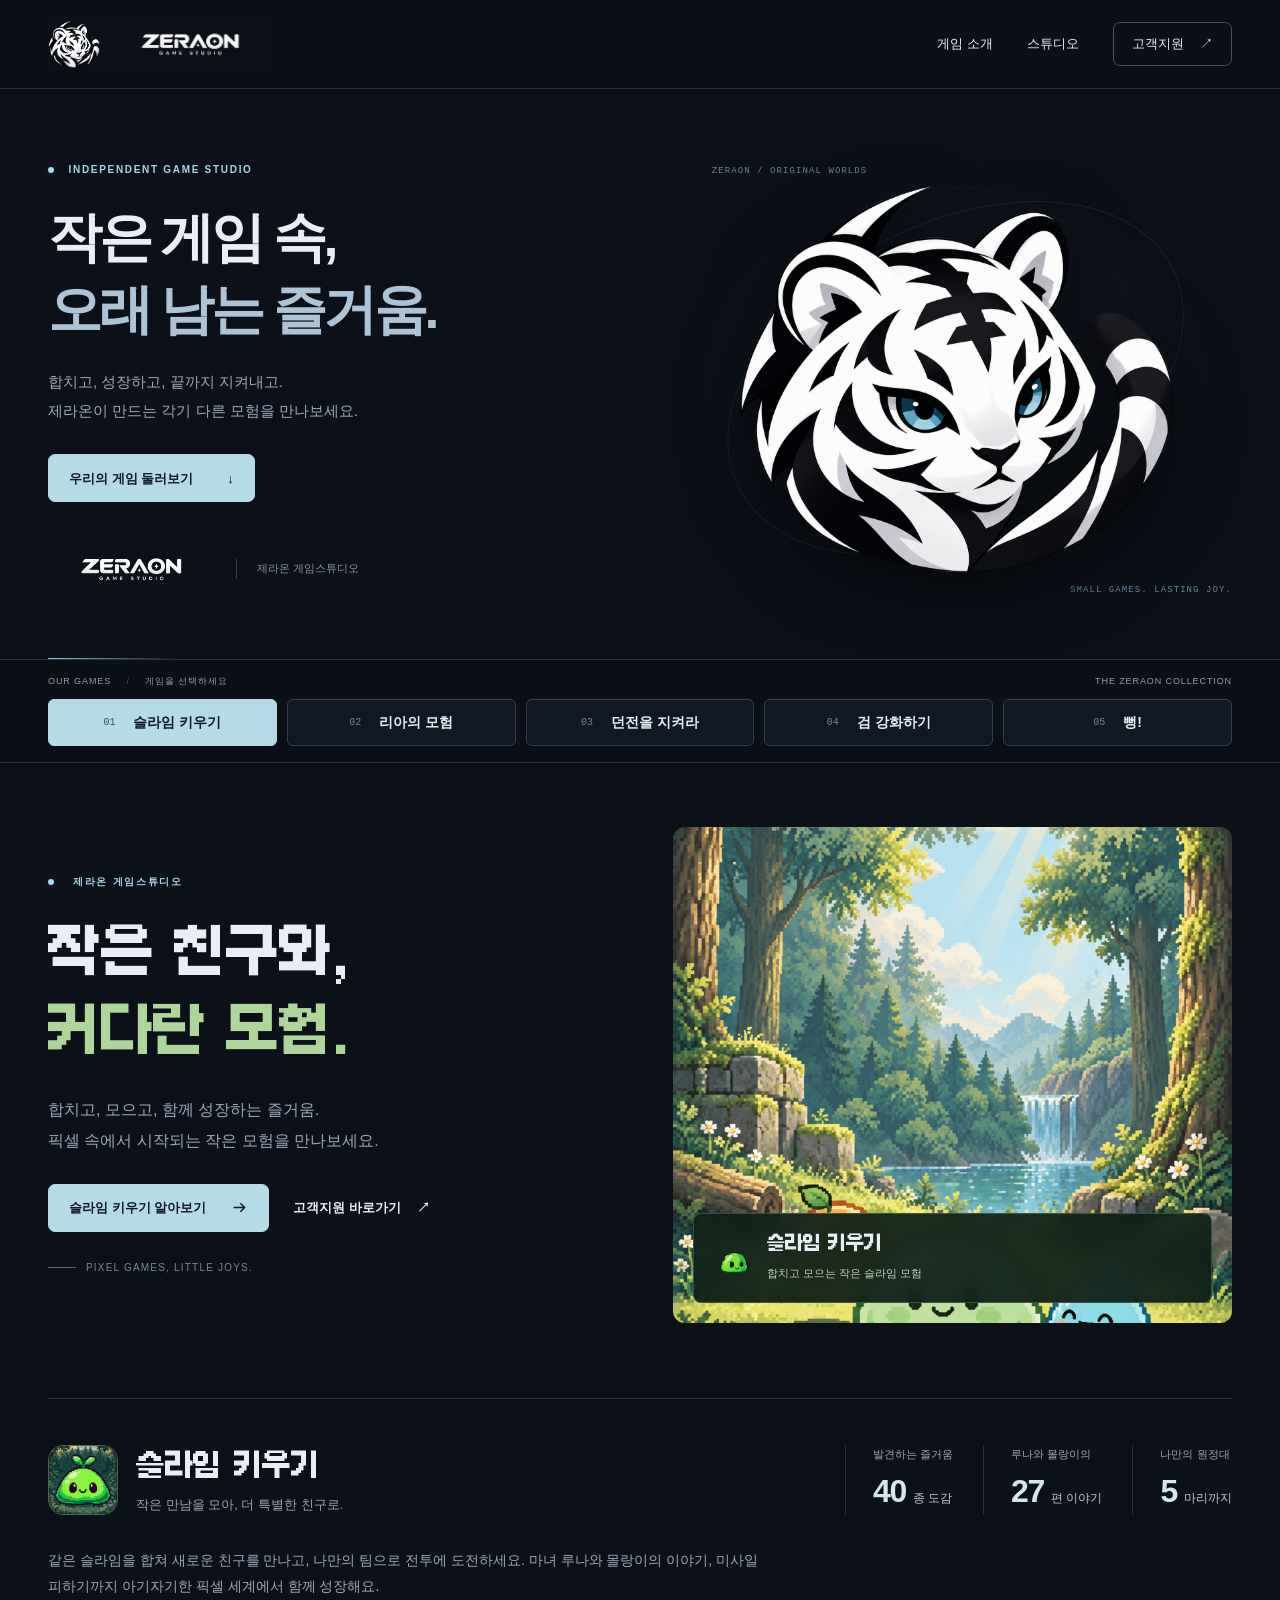
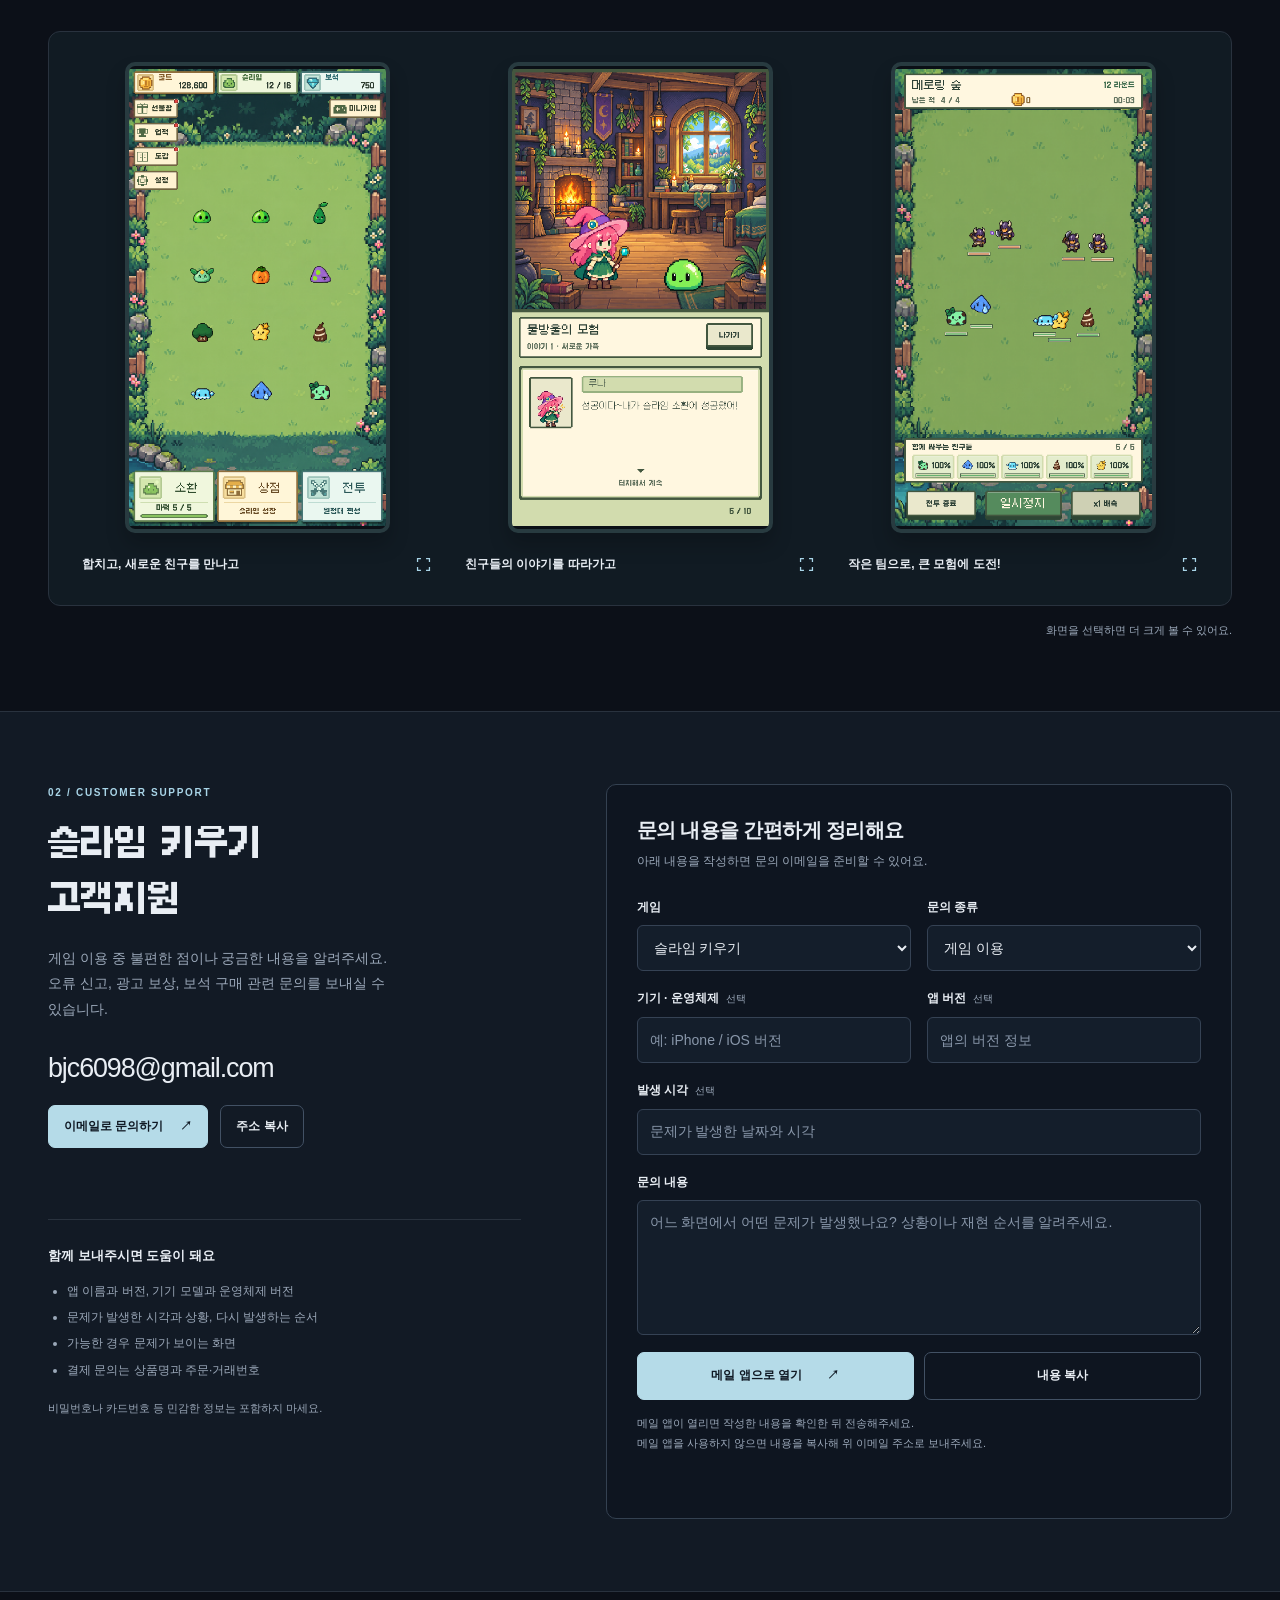
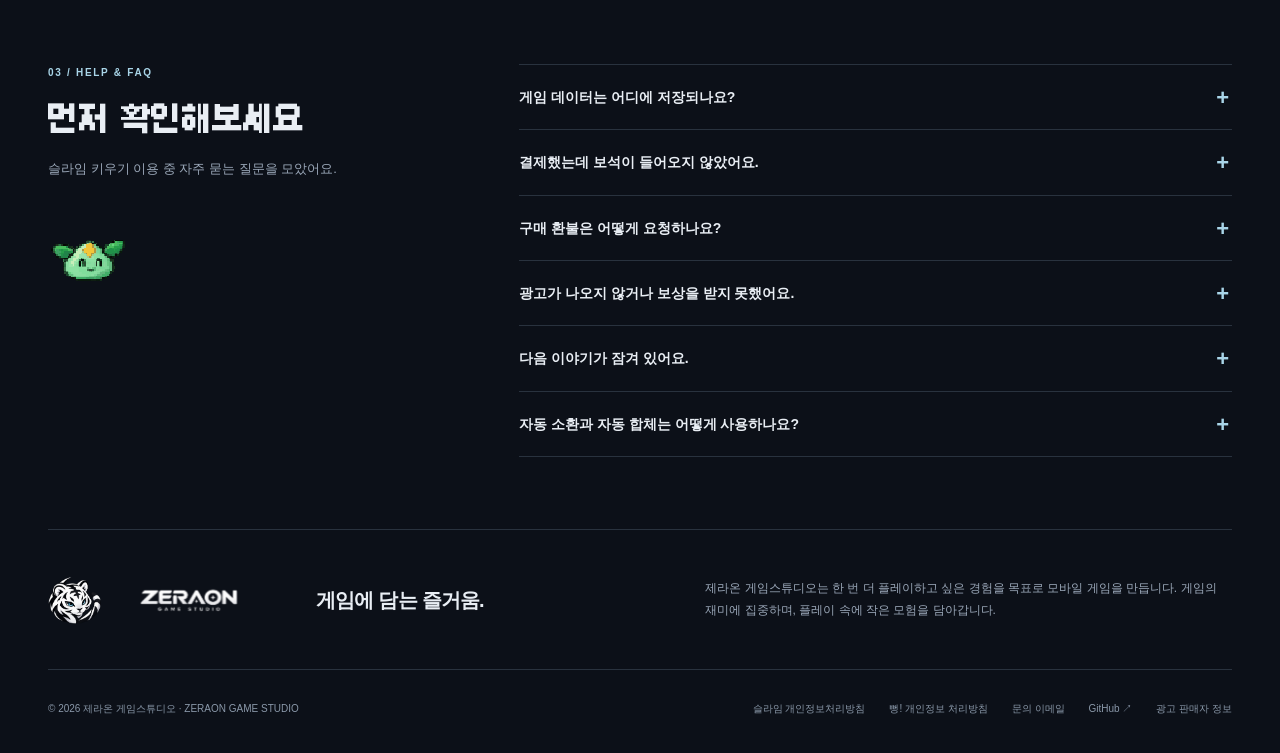
<file: index.html>
<!doctype html>
<html lang="ko">
<head>
  <meta charset="utf-8">
  <meta name="viewport" content="width=device-width, initial-scale=1">
  <meta name="description" content="제라온 게임스튜디오 공식 홈페이지. 슬라임 키우기, 리아의 모험, 던전을 지켜라, 검 강화하기, 뻥! 등 게임 소개와 고객지원을 만나보세요.">
  <meta name="theme-color" content="#0c1018">
  <meta property="og:type" content="website">
  <meta property="og:title" content="제라온 게임스튜디오 · 게임 소개와 고객지원">
  <meta property="og:description" content="작은 게임들, 커다란 즐거움. 게임별 소개와 고객지원을 한곳에서 만나보세요.">
  <meta property="og:image" content="https://bjc6098.github.io/assets/dungeon/cover.png">
  <meta property="og:url" content="https://bjc6098.github.io/">
  <link rel="canonical" href="https://bjc6098.github.io/">
  <link rel="icon" href="assets/brand/tiger.png">
  <title>제라온 게임스튜디오 · 게임 소개와 고객지원</title>
  <link rel="stylesheet" href="assets/studio.css">
  <link rel="stylesheet" href="assets/boom/boom.css">
</head>
<body>
  <a class="skip" href="#main">본문으로 바로가기</a>
  <header class="site-header"><div class="wrap header-inner">
      <a class="brand" href="#studio-home" aria-label="제라온 게임스튜디오 홈">
        <img class="brand-tiger" src="assets/brand/tiger.png" alt="" width="64" height="64">
        <img class="brand-wordmark" src="assets/brand/wordmark.png" alt="ZERAON GAME STUDIO" width="180" height="54">
      </a>
      <nav aria-label="주요 메뉴"><a href="#games">게임 소개</a><a href="#about">스튜디오</a><a class="nav-contact" href="#slime-support" data-current-section="support">고객지원 <span aria-hidden="true">↗</span></a></nav>
    </div></header>
  <main id="main">
    <section id="studio-home" class="studio-intro wrap" aria-labelledby="studio-home-title">
      <div class="studio-hero-copy"><p class="kicker"><span class="live-dot" aria-hidden="true"></span> INDEPENDENT GAME STUDIO</p>
        <h1 id="studio-home-title">작은 게임 속,<br><span>오래 남는 즐거움.</span></h1>
        <p class="studio-lead">합치고, 성장하고, 끝까지 지켜내고.<br>제라온이 만드는 각기 다른 모험을 만나보세요.</p>
        <a class="button studio-cta" href="#games">우리의 게임 둘러보기 <span aria-hidden="true">↓</span></a>
        <div class="studio-signature"><img src="assets/brand/wordmark.png" alt="ZERAON GAME STUDIO" width="300" height="90"><span>제라온 게임스튜디오</span></div>
      </div>
      <div class="studio-hero-art" aria-hidden="true"><div class="orbit orbit-one"></div><div class="orbit orbit-two"></div><span class="art-coordinate coordinate-top">ZERAON / ORIGINAL WORLDS</span><img src="assets/brand/tiger.png" alt="" width="620" height="620" fetchpriority="high"><span class="art-coordinate coordinate-bottom">SMALL GAMES. LASTING JOY.</span></div>
    </section>
    <div id="games" class="game-navigation"><div class="wrap"><div class="game-navigation-heading"><span>OUR GAMES <b aria-hidden="true">/</b> 게임을 선택하세요</span><span>THE ZERAON COLLECTION</span></div><div class="game-tabs" role="tablist" aria-label="게임별 소개와 고객지원"><a id="tab-slime" class="game-tab" role="tab" data-game="slime" aria-controls="game-panel-slime" aria-selected="true" tabindex="0" href="#slime"><span aria-hidden="true">01</span>슬라임 키우기</a><a id="tab-ria" class="game-tab" role="tab" data-game="ria" aria-controls="game-panel-ria" aria-selected="false" tabindex="-1" href="#ria"><span aria-hidden="true">02</span>리아의 모험</a><a id="tab-dungeon" class="game-tab" role="tab" data-game="dungeon" aria-controls="game-panel-dungeon" aria-selected="false" tabindex="-1" href="#dungeon"><span aria-hidden="true">03</span>던전을 지켜라</a><a id="tab-sword" class="game-tab" role="tab" data-game="sword" aria-controls="game-panel-sword" aria-selected="false" tabindex="-1" href="#sword"><span aria-hidden="true">04</span>검 강화하기</a><a id="tab-boom" class="game-tab" role="tab" data-game="boom" aria-controls="game-panel-boom" aria-selected="false" tabindex="-1" href="#boom"><span aria-hidden="true">05</span>뻥!</a></div><p class="tab-scroll-hint">옆으로 넘겨 다른 게임을 선택할 수 있어요.</p></div></div>
    <div id="game-panels"><section id="game-panel-slime" class="game-panel" role="tabpanel" data-game="slime" aria-labelledby="tab-slime">    <section class="wrap hero" aria-labelledby="hero-title">
      <div class="hero-copy"><div class="eyebrow">제라온 게임스튜디오</div><h2 id="hero-title" class="pixel"><span>작은 친구와,</span><span class="green">커다란 모험.</span></h2><p>합치고, 모으고, 함께 성장하는 즐거움.<br>픽셀 속에서 시작되는 작은 모험을 만나보세요.</p><div class="hero-buttons"><a class="button" href="#slime">슬라임 키우기 알아보기 <svg viewBox="0 0 20 20" fill="none" aria-hidden="true"><path d="M3 10h13m-5-5 5 5-5 5" stroke="currentColor" stroke-width="1.7"/></svg></a><a class="text-link" href="#support">고객지원 바로가기 <span aria-hidden="true">↗</span></a></div><div class="hero-note">PIXEL GAMES, LITTLE JOYS.</div></div>
      <div class="hero-art"><img src="assets/original/image-f6fa23883300d118.webp" alt="햇살이 비치는 숲에서 함께 모험하는 초록색, 주황색, 파란색 슬라임 친구들" width="941" height="1672" fetchpriority="high"><div class="hero-stamp"><img src="assets/original/image-d3bdb8ccec70fb26.webp" width="50" height="50" alt=""><div><strong class="pixel">슬라임 키우기</strong><span>합치고 모으는 작은 슬라임 모험</span></div></div></div>
    </section>
    <section id="slime" class="wrap games" aria-labelledby="slime-title">
      <article aria-labelledby="slime-title"><div class="game-intro"><div class="game-title"><img class="game-icon" src="assets/original/image-16912c505c518ec8.webp" alt="" width="192" height="192" loading="lazy"><div><h3 id="slime-title" class="pixel">슬라임 키우기</h3><p>작은 만남을 모아, 더 특별한 친구로.</p></div></div><dl class="facts"><div><dt>발견하는 즐거움</dt><dd>40<small>종 도감</small></dd></div><div><dt>루나와 몰랑이의</dt><dd>27<small>편 이야기</small></dd></div><div><dt>나만의 원정대</dt><dd>5<small>마리까지</small></dd></div></dl></div><p class="game-description">같은 슬라임을 합쳐 새로운 친구를 만나고, 나만의 팀으로 전투에 도전하세요. 마녀 루나와 몰랑이의 이야기, 미사일 피하기까지 아기자기한 픽셀 세계에서 함께 성장해요.</p>
      <div class="screens" aria-label="슬라임 키우기 게임 화면"><figure class="screen"><button type="button" class="screen-open" data-title="슬라임 키우기 · 육성 화면" aria-label="슬라임 키우기 육성 화면 크게 보기"><span class="screen-visual"><img src="assets/original/image-3d398dd48f4cea31.webp" width="450" height="800" alt="숲 속 정원에서 여러 모습의 슬라임을 키우는 실제 게임 화면" loading="lazy"></span><span class="screen-caption">합치고, 새로운 친구를 만나고 <svg viewBox="0 0 20 20" fill="none" aria-hidden="true"><path d="M7 3H3v4m10-4h4v4M3 13v4h4m6 0h4v-4" stroke="currentColor" stroke-width="1.5"/></svg></span></button></figure><figure class="screen"><button type="button" class="screen-open" data-title="슬라임 키우기 · 이야기 화면" aria-label="루나와 몰랑이 이야기 화면 크게 보기"><span class="screen-visual"><img src="assets/original/image-58d046a5d89ee14d.webp" width="450" height="800" alt="마녀 루나와 슬라임 몰랑이가 대화하는 실제 이야기 화면" loading="lazy"></span><span class="screen-caption">친구들의 이야기를 따라가고 <svg viewBox="0 0 20 20" fill="none" aria-hidden="true"><path d="M7 3H3v4m10-4h4v4M3 13v4h4m6 0h4v-4" stroke="currentColor" stroke-width="1.5"/></svg></span></button></figure><figure class="screen"><button type="button" class="screen-open" data-title="슬라임 키우기 · 전투 화면" aria-label="슬라임 원정대 전투 화면 크게 보기"><span class="screen-visual"><img src="assets/original/image-eb0fe23b8a7de4ca.webp" width="450" height="800" alt="다섯 슬라임이 몬스터와 싸우는 실제 전투 화면" loading="lazy"></span><span class="screen-caption">작은 팀으로, 큰 모험에 도전! <svg viewBox="0 0 20 20" fill="none" aria-hidden="true"><path d="M7 3H3v4m10-4h4v4M3 13v4h4m6 0h4v-4" stroke="currentColor" stroke-width="1.5"/></svg></span></button></figure></div><p class="mobile-scroll">옆으로 넘겨 게임 화면을 살펴보세요. 화면을 누르면 크게 볼 수 있어요.</p><p class="screen-note">화면을 선택하면 더 크게 볼 수 있어요.</p></article>
    </section>
</section>
<section id="game-panel-ria" class="game-panel" role="tabpanel" data-game="ria" aria-labelledby="tab-ria" hidden>
  <section id="ria" class="wrap ria-page" aria-labelledby="ria-title">
    <div class="ria-heading">
      <div class="ria-heading-copy">
        <p class="kicker">02 / STORY ADVENTURE</p>
        <div class="ria-title-row"><img src="assets/ria/icon.png" alt="" width="64" height="64" loading="lazy"><h2 id="ria-title" class="pixel">리아의 모험</h2></div>
        <p class="ria-hook">돌아갈 길을 찾아,<br><span>낯선 세계로.</span></p>
        <p class="ria-intro">차원의 틈을 넘어 낯선 세계에 도착한 작은 용 리아.<br>새 친구 루체와 함께, 집으로 돌아갈 길을 찾아보세요.</p>
        <div class="hero-buttons"><a class="button" href="#ria-screens">모험 미리보기 <span aria-hidden="true">↓</span></a><a class="text-link" href="#ria-support">게임 문의하기 <span aria-hidden="true">↗</span></a></div>
        <p class="ria-platform-note">STORY · EXPLORATION · LANDSCAPE</p>
      </div>
      <figure class="ria-cover">
        <button type="button" class="screen-open" data-title="리아의 모험 · 마을 탐험" aria-label="리아의 모험 마을 탐험 화면 크게 보기"><img src="assets/ria/01-exploration.png" width="1600" height="900" alt="가을빛 마을에서 작은 붉은 용 리아가 촌장을 만나는 게임 화면" loading="lazy" decoding="async"></button>
        <figcaption><span>A LITTLE DRAGON. A NEW WORLD.</span><span>02 / ZERAON</span></figcaption>
      </figure>
    </div>

    <div class="ria-overview">
      <p>들어가지 말라는 동굴을 탐험하던 리아에게 찾아온 뜻밖의 여행. 마을과 숲, 왕궁을 걸으며 새로운 친구들을 만나고, 대화 속에서 다음 여정의 단서를 찾아보세요. 따뜻한 만남 사이로 긴장감 있는 도전이 기다립니다.</p>
      <dl class="facts"><div><dt>하나로 이어지는 여정</dt><dd>4<small>개의 챕터</small></dd></div><div><dt>순간을 피하는 도전</dt><dd>30<small>초 표창 회피</small></dd></div><div><dt>직접 움직이는 모험</dt><dd>가로<small>터치 조작</small></dd></div></dl>
    </div>

    <div class="ria-features">
      <article><span class="feature-number">01</span><div><h3>한 걸음마다, 새로운 풍경</h3><p>마을의 작은 길부터 숲과 왕궁까지. 리아를 직접 움직이며 다음 목적지와 새로운 만남을 찾아가세요.</p></div></article>
      <article><span class="feature-number">02</span><div><h3>대화로 가까워지는 친구들</h3><p>루체와 촌장, 숲속의 마녀까지. 인물들의 이야기를 듣고, 집으로 돌아갈 단서를 따라 모험을 이어가세요.</p></div></article>
      <article><span class="feature-number">03</span><div><h3>숨을 고르고, 날쌔게 피하고</h3><p>날아오는 표창을 피해 30초를 버티는 회피 도전. 리아의 움직임에 집중하며 마지막 순간까지 살아남으세요.</p></div></article>
      <article><span class="feature-number">04</span><div><h3>용기를 내어 맞서는 순간</h3><p>이동과 공격을 조합해 보스에 맞서세요. 친구들과 함께 이어온 여정에, 직접 돌파하는 도전이 더해집니다.</p></div></article>
    </div>

    <section id="ria-screens" class="ria-gallery" aria-labelledby="ria-gallery-title">
      <div class="section-head"><div><p class="kicker">A LOOK INSIDE RIA'S ADVENTURE</p><h3 id="ria-gallery-title">리아의 시선으로, 한 장면씩.</h3></div><p>탐험과 대화, 도전의 순간을 만나보세요.<br>화면을 누르면 더 크게 볼 수 있어요.</p></div>
      <div class="screens ria-screens" aria-label="리아의 모험 게임 화면">
        <figure class="screen"><button type="button" class="screen-open" data-title="리아의 모험 · 마을과 숲 탐험" aria-label="리아의 모험 탐험 화면 크게 보기"><span class="screen-visual"><img src="assets/ria/01-exploration.png" width="1600" height="900" alt="가을빛 마을에서 리아와 촌장이 만나는 탐험 화면" loading="lazy" decoding="async"></span><span class="screen-caption"><span><small>01</small>작은 발걸음, 새로운 세계</span><span aria-hidden="true">↗</span></span></button></figure>
        <figure class="screen"><button type="button" class="screen-open" data-title="리아의 모험 · 루체와의 대화" aria-label="리아의 모험 루체 대화 화면 크게 보기"><span class="screen-visual"><img src="assets/ria/02-dialogue.png" width="1600" height="900" alt="따뜻한 집 안에서 루체의 일러스트와 대화가 펼쳐지는 게임 화면" loading="lazy" decoding="async"></span><span class="screen-caption"><span><small>02</small>대화 속에 담긴 만남</span><span aria-hidden="true">↗</span></span></button></figure>
        <figure class="screen"><button type="button" class="screen-open" data-title="리아의 모험 · 표창 회피 도전" aria-label="리아의 모험 표창 회피 화면 크게 보기"><span class="screen-visual"><img src="assets/ria/03-shuriken.png" width="1600" height="900" alt="남은 시간을 확인하며 날아오는 표창을 피하는 리아의 회피 도전 화면" loading="lazy" decoding="async"></span><span class="screen-caption"><span><small>03</small>30초, 마지막 순간까지</span><span aria-hidden="true">↗</span></span></button></figure>
        <figure class="screen"><button type="button" class="screen-open" data-title="리아의 모험 · 보스전" aria-label="리아의 모험 보스전 화면 크게 보기"><span class="screen-visual"><img src="assets/ria/04-boss.png" width="1600" height="900" alt="보스의 공격을 피하며 공격 버튼으로 맞서는 리아의 전투 화면" loading="lazy" decoding="async"></span><span class="screen-caption"><span><small>04</small>앞으로 나아갈 용기</span><span aria-hidden="true">↗</span></span></button></figure>
      </div>
      <p class="mobile-scroll">옆으로 넘겨 모험의 장면을 살펴보세요. 화면을 누르면 크게 볼 수 있어요.</p>
      <p class="screen-note">실제 게임 플레이 화면입니다.</p>
    </section>

    <div class="game-endnote"><p>낯선 세계에서 만난 친구들과,<br><strong>리아의 다음 걸음을 함께해요.</strong></p><div><a class="text-link" href="#ria-faq">자주 묻는 질문 <span aria-hidden="true">↗</span></a><a class="text-link" href="#ria-support">고객지원 <span aria-hidden="true">↗</span></a></div></div>
  </section>
</section>
<section id="game-panel-dungeon" class="game-panel" role="tabpanel" data-game="dungeon" aria-labelledby="tab-dungeon" hidden>
      <section id="dungeon" class="wrap dungeon-page" aria-labelledby="dungeon-title">
        <div class="dungeon-heading"><div class="dungeon-heading-copy"><p class="kicker">03 / PIXEL DEFENSE</p>
          <div class="dungeon-title-row"><img src="assets/dungeon/icon.png" alt="" width="76" height="76"><h2 id="dungeon-title" class="pixel">던전을 지켜라</h2></div>
          <p class="dungeon-hook">침입자는 용사,<br>수호자는 몬스터.</p>
          <p class="dungeon-intro">몬스터를 소환하고 각성시키며<br>붉은 던전하트를 지키는 픽셀 아트 디펜스.</p>
          <div class="hero-buttons"><a class="button" href="#dungeon-screens">화면 미리보기 <span aria-hidden="true">↓</span></a><a class="text-link" href="#dungeon-support">게임 문의하기 <span aria-hidden="true">↗</span></a></div>
          <p class="platform-note">MOBILE · PORTRAIT · PIXEL ART</p>
        </div><div class="dungeon-cover"><img src="assets/dungeon/cover.png" width="1024" height="500" alt="어두운 던전에서 붉게 빛나는 하트와 던전을 지켜라 제목" decoding="async"><div class="cover-caption"><span>DEFEND YOUR DUNGEON</span><span>03 / ZERAON</span></div></div></div>
        <div class="dungeon-overview"><p>모험가가 밀려오는 던전에서 나만의 몬스터들과 방어를 준비하세요. 자동으로 이어지는 전투 속에서 소환과 강화, 각성 특성, 공격 우선순위를 조합해 더 먼 일차에 도전합니다.</p><dl class="facts"><div><dt>서로 다른 공격 방식</dt><dd>10<small>종 몬스터</small></dd></div><div><dt>성장의 다음 단계</dt><dd>10<small>차 각성</small></dd></div><div><dt>위기를 바꾸는 하트</dt><dd>3<small>가지 능력</small></dd></div></dl></div>
        <div class="dungeon-features"><article><span class="feature-number">01</span><div><h3>자동 전투로 지키는 던전</h3><p>승리하면 다음 일차로, 실패하면 같은 일차에 다시 도전합니다. 10일마다 찾아오는 보스에 대비하세요.</p></div></article><article><span class="feature-number">02</span><div><h3>모을수록 강해지는 몬스터</h3><p>서로 다른 공격 방식을 가진 10종의 몬스터. 소환과 강화, 공격 우선순위 설정으로 나만의 방어를 완성하세요.</p></div></article><article><span class="feature-number">03</span><div><h3>각성, 두 갈래의 가능성</h3><p>최대 10차 각성에서 단계마다 두 가지 특성 중 하나를 선택합니다. 완료한 단계의 선택은 다시 바꿀 수 있어요.</p></div></article><article><span class="feature-number">04</span><div><h3>던전의 마지막 힘, 던전하트</h3><p>보호막·충격파·긴급 회복 중 하나를 장착하세요. 체력과 재생력을 강화하고 위기의 순간에 대비하세요.</p></div></article></div>
        <section id="dungeon-screens" class="dungeon-gallery" aria-labelledby="dungeon-gallery-title"><div class="section-head"><div><p class="kicker">A LOOK INSIDE THE DUNGEON</p><h3 id="dungeon-gallery-title">한 화면에 담긴, 깊은 성장.</h3></div><p>전투부터 각성까지, 화면을 눌러 살펴보세요.</p></div><div class="screens dungeon-screens"><figure class="screen"><button type="button" class="screen-open" data-title="던전을 지켜라 · 자동 전투" aria-label="자동 전투 화면 크게 보기"><span class="screen-visual"><img src="assets/dungeon/01_battle.png" alt="모험가의 침입으로부터 몬스터들과 붉은 던전하트를 지키는 전투 화면 미리보기" width="1206" height="2622" loading="lazy" decoding="async"></span><span class="screen-caption"><span><small>01</small>자동 전투</span><span aria-hidden="true">↗</span></span></button></figure>
<figure class="screen"><button type="button" class="screen-open" data-title="던전을 지켜라 · 몬스터 소환" aria-label="몬스터 소환 화면 크게 보기"><span class="screen-visual"><img src="assets/dungeon/02_summon.png" alt="골드로 몬스터를 소환하고 획득 결과를 확인하는 화면 미리보기" width="1206" height="2622" loading="lazy" decoding="async"></span><span class="screen-caption"><span><small>02</small>몬스터 소환</span><span aria-hidden="true">↗</span></span></button></figure>
<figure class="screen"><button type="button" class="screen-open" data-title="던전을 지켜라 · 각성과 특성" aria-label="각성과 특성 화면 크게 보기"><span class="screen-visual"><img src="assets/dungeon/03_awakening.png" alt="몬스터 각성 단계와 두 가지 특성을 선택하는 화면 미리보기" width="1206" height="2622" loading="lazy" decoding="async"></span><span class="screen-caption"><span><small>03</small>각성과 특성</span><span aria-hidden="true">↗</span></span></button></figure>
<figure class="screen"><button type="button" class="screen-open" data-title="던전을 지켜라 · 던전하트 강화" aria-label="던전하트 강화 화면 크게 보기"><span class="screen-visual"><img src="assets/dungeon/04_heart.png" alt="보호막과 충격파, 긴급 회복 능력을 준비하는 화면 미리보기" width="1206" height="2622" loading="lazy" decoding="async"></span><span class="screen-caption"><span><small>04</small>던전하트 강화</span><span aria-hidden="true">↗</span></span></button></figure></div><p class="mobile-scroll">옆으로 넘겨 화면을 살펴보세요.</p><p class="screen-note">화면 미리보기 · 실제 게임 자산과 UI로 구성했습니다.</p></section>
        <div class="game-endnote"><p>오늘은 어제보다 더 오래.<br><strong>몬스터들과 함께 던전을 지켜라.</strong></p><div><a class="text-link" href="#dungeon-faq">자주 묻는 질문 <span aria-hidden="true">↗</span></a><a class="text-link" href="https://sites.google.com/view/deungeon/%ED%99%88" target="_blank" rel="noopener noreferrer">개인정보처리방침 <span aria-hidden="true">↗</span></a></div></div>
      </section>
    </section>
<section id="game-panel-sword" class="game-panel" role="tabpanel" data-game="sword" aria-labelledby="tab-sword" hidden>
  <section id="sword" class="wrap sword-page" aria-labelledby="sword-title">
    <div class="sword-heading">
      <div class="sword-heading-copy">
        <p class="kicker">04 / ONE MORE UPGRADE</p>
        <div class="sword-title-row"><img src="assets/sword/icon.png" alt="" width="64" height="64" loading="lazy"><h2 id="sword-title" class="pixel">검 강화하기</h2></div>
        <p class="sword-hook">한 번만 더,<br><span>전설의 검까지.</span></p>
        <p class="sword-intro">주운 나뭇가지에서 시작하는 작은 도전.<br>터치로 강화하고, 골드를 모아 더 높은 단계에 도전하세요.</p>
        <div class="hero-buttons"><a class="button" href="#sword-screens">강화 미리보기 <span aria-hidden="true">↓</span></a><a class="text-link" href="#sword-support">게임 문의하기 <span aria-hidden="true">↗</span></a></div>
        <p class="sword-platform-note">UPGRADE · COLLECT · TRY AGAIN</p>
      </div>
      <figure class="sword-cover">
        <div class="sword-preview-stage"><button type="button" class="screen-open" data-title="검 강화하기 · 강화와 판매" aria-label="검 강화하기 강화 화면 크게 보기"><img src="assets/sword/enhancement.png" width="720" height="1280" alt="주운 나뭇가지의 강화 단계와 성공 확률, 강화와 판매 버튼이 보이는 실제 게임 화면" loading="lazy" decoding="async"></button></div>
        <figcaption><span>한 번의 터치, 다음 단계로.</span><span>04 / ZERAON</span></figcaption>
      </figure>
    </div>

    <div class="sword-overview">
      <p>지금 팔아서 골드를 모을까, 한 번 더 강화해 볼까? 성공할 때마다 달라지는 무기를 발견하고, 스킬과 보조 아이템으로 다음 도전을 준비하세요. 나만의 최고 기록과 무기 도감을 하나씩 채워가는 캐주얼 강화 게임입니다.</p>
      <dl class="facts"><div><dt>끝까지 도전하는 강화</dt><dd>+50<small>최종 단계</small></dd></div><div><dt>하나씩 발견하는 무기</dt><dd>51<small>단계 도감</small></dd></div><div><dt>다음 도전을 위한 성장</dt><dd>3<small>종 스킬</small></dd></div></dl>
    </div>

    <div class="sword-features">
      <article><span class="feature-number">01</span><div><h3>나뭇가지가 전설이 되는 순간</h3><p>한 단계씩 강화하며 새로운 모습의 무기를 만나보세요. 주운 나뭇가지부터 최종 무기까지, +50을 향해 최고 기록을 높여보세요.</p></div></article>
      <article><span class="feature-number">02</span><div><h3>더 올릴까, 지금 팔까?</h3><p>강화에 투자하거나 무기를 팔아 골드를 모으세요. 더 높은 단계에 도전할지, 다음 도전을 준비할지 선택하는 재미가 있습니다.</p></div></article>
      <article><span class="feature-number">03</span><div><h3>작은 준비가 만드는 다음 기회</h3><p>성공률, 판매 가격, 강화 비용을 돕는 세 가지 스킬. 강화보조석과 기회의 별을 함께 준비해 더 높은 단계를 노려보세요.</p></div></article>
      <article><span class="feature-number">04</span><div><h3>도감에 차곡차곡, 나의 기록</h3><p>개성 넘치는 무기를 발견하고 도감을 채워보세요. 강화 단계 목표를 달성하며 골드와 아이템 보상도 받을 수 있습니다.</p></div></article>
    </div>

    <section id="sword-screens" class="sword-gallery" aria-labelledby="sword-gallery-title">
      <div class="section-head"><div><p class="kicker">A LOOK INSIDE SWORD UPGRADE</p><h3 id="sword-gallery-title">작은 터치에서 시작되는 도전.</h3></div><p>게임의 시작부터 강화와 준비까지.<br>화면을 누르면 더 크게 볼 수 있어요.</p></div>
      <div class="screens sword-screens" aria-label="검 강화하기 게임 화면">
        <figure class="screen"><button type="button" class="screen-open" data-title="검 강화하기 · 게임 시작" aria-label="검 강화하기 시작 화면 크게 보기"><span class="screen-visual"><img src="assets/sword/title.png" width="720" height="1280" alt="검 강화하기 제목과 나뭇가지, 화면을 터치하면 시작한다는 안내가 보이는 실제 시작 화면" loading="lazy" decoding="async"></span><span class="screen-caption"><span><small>01</small>나뭇가지 하나로 시작</span><span aria-hidden="true">↗</span></span></button></figure>
        <figure class="screen"><button type="button" class="screen-open" data-title="검 강화하기 · 강화와 판매" aria-label="검 강화하기 강화와 판매 화면 크게 보기"><span class="screen-visual"><img src="assets/sword/enhancement.png" width="720" height="1280" alt="골드와 강화 성공 확률을 확인하며 강화 또는 판매를 선택하는 실제 게임 화면" loading="lazy" decoding="async"></span><span class="screen-caption"><span><small>02</small>한 번 더 강화해 볼까?</span><span aria-hidden="true">↗</span></span></button></figure>
        <figure class="screen"><button type="button" class="screen-open" data-title="검 강화하기 · 상점" aria-label="검 강화하기 상점 화면 크게 보기"><span class="screen-visual"><img src="assets/sword/shop.png" width="720" height="1280" alt="다음 강화에 사용할 골드 상품과 획득량을 살펴보는 실제 상점 화면" loading="lazy" decoding="async"></span><span class="screen-caption"><span><small>03</small>다음 도전을 준비</span><span aria-hidden="true">↗</span></span></button></figure>
      </div>
      <p class="mobile-scroll">옆으로 넘겨 게임 화면을 살펴보세요. 화면을 누르면 크게 볼 수 있어요.</p>
      <p class="screen-note">실제 게임 플레이 화면입니다.</p>
    </section>

    <div class="game-endnote"><p>오늘은 어디까지 강화할 수 있을까요?<br><strong>나만의 최고 기록에 도전해보세요.</strong></p><div><a class="text-link" href="#sword-faq">자주 묻는 질문 <span aria-hidden="true">↗</span></a><a class="text-link" href="#sword-support">고객지원 <span aria-hidden="true">↗</span></a></div></div>
  </section>
</section>
<section id="game-panel-boom" class="game-panel" role="tabpanel" data-game="boom" aria-labelledby="tab-boom" hidden>
  <section id="boom" class="wrap boom-page" aria-labelledby="boom-title">
    <div class="boom-hero">
      <div class="boom-hero-copy">
        <p class="boom-title-en" lang="en">BOOM!</p>
        <h2 id="boom-title">뻥!</h2>
        <p class="boom-hook">한 번의 발사로<br>어디까지 날아갈까요?</p>
        <p class="boom-lead">장난감 대포로 비거리 기록에 도전하는 가로 화면 싱글플레이 게임입니다. 코인을 모아 장비를 바꾸고, 월드의 관문을 돌파하세요.</p>
        <div class="hero-buttons">
          <a class="button" href="#boom-screens">플레이 미리보기 <span aria-hidden="true">↓</span></a>
          <a class="text-link" href="boom-privacy.html">개인정보 처리방침 <span aria-hidden="true">↗</span></a>
        </div>
      </div>
      <figure class="boom-cover">
        <div class="boom-cover-art">
          <img class="boom-landscape" src="assets/boom/worlds.webp" alt="초원과 부유섬 위로 스프링에 튕긴 대포알이 공중 가속 장치를 향해 날아가는 장면" width="1774" height="887" loading="lazy" decoding="async">
          <img class="boom-cannon" src="assets/boom/cannon.webp" alt="" width="377" height="358" loading="lazy" decoding="async">
        </div>
        <figcaption>초원에서 부유섬과 노을 구름층으로 이어지는 월드 콘셉트</figcaption>
      </figure>
    </div>

    <section id="boom-screens" class="boom-play" aria-labelledby="boom-play-title">
      <h3 id="boom-play-title">발사부터 다음 월드까지</h3>
      <div class="boom-play-grid">
        <dl class="boom-steps">
          <div><dt>파워를 모아 발사</dt><dd>발사 버튼을 길게 눌러 힘을 모은 뒤, 손을 떼면 대포알이 날아갑니다.</dd></div>
          <div><dt>코스 장치로 비거리 늘리기</dt><dd>스프링과 가속판을 타고, 공중 재발사 장치를 지나며 한 번의 비행을 더 길게 이어가세요.</dd></div>
          <div><dt>장비를 모아 새 월드 열기</dt><dd>비행으로 코인과 경험치를 얻고 대포와 대포알을 바꿔보세요. 관문을 뚫어 총 8개 월드를 열고 산호 바다에서 거리 기록에 도전하세요.</dd></div>
        </dl>
        <figure class="boom-gameplay">
          <button type="button" class="screen-open" data-title="뻥! · 발사, 비행, 결과 화면 시안" aria-label="뻥! 게임 화면 시안 크게 보기">
            <img src="assets/boom/gameplay.webp" alt="대포알이 비행하는 장면과 발사 버튼, 비거리 및 보상 정산 화면을 담은 세 장의 게임 화면 시안" width="1754" height="897" loading="lazy" decoding="async">
            <span>게임 화면 시안 크게 보기 <span aria-hidden="true">↗</span></span>
          </button>
        </figure>
      </div>
    </section>

    <section class="boom-ranking" aria-labelledby="boom-ranking-title">
      <div>
        <h3 id="boom-ranking-title">온라인 거리 랭킹</h3>
        <p>온라인 랭킹이 연결된 버전에서 발사장의 랭킹을 열면 기록이 자동으로 등록되고 아래 항목이 공개됩니다. 최고 비거리 순으로 표시되며, 거리가 같으면 대포 레벨이 높은 순입니다.</p>
      </div>
      <ul aria-label="랭킹 공개 항목">
        <li>닉네임</li><li>최고 비거리</li><li>대포 레벨</li><li>국적</li>
      </ul>
    </section>

    <div class="boom-links">
      <a class="text-link" href="#boom-faq">자주 묻는 질문 <span aria-hidden="true">↗</span></a>
      <a class="text-link" href="#boom-support">고객지원 <span aria-hidden="true">↗</span></a>
    </div>
  </section>
</section>
</div>
    <section id="support" class="support-section" aria-labelledby="support-title"><span class="route-anchor" id="slime-support" aria-hidden="true"></span><span class="route-anchor" id="ria-support" aria-hidden="true"></span><span class="route-anchor" id="dungeon-support" aria-hidden="true"></span><span class="route-anchor" id="sword-support" aria-hidden="true"></span><span class="route-anchor" id="boom-support" aria-hidden="true"></span><div class="wrap support-grid">
      <div class="support-heading"><div class="kicker">02 / CUSTOMER SUPPORT</div><h2 id="support-title" class="pixel"><span id="support-game-title">슬라임 키우기</span><br>고객지원</h2><p id="support-description">게임 이용 중 불편한 점이나 궁금한 내용을 알려주세요. 오류 신고, 광고 보상, 보석 구매 관련 문의를 보내실 수 있습니다.</p><a data-support-mail class="support-mail" href="mailto:bjc6098@gmail.com?subject=%5B%EC%8A%AC%EB%9D%BC%EC%9E%84%20%ED%82%A4%EC%9A%B0%EA%B8%B0%5D%20%EB%AC%B8%EC%9D%98">bjc6098@gmail.com</a><div class="contact-tools"><a data-support-mail class="button" href="mailto:bjc6098@gmail.com?subject=%5B%EC%8A%AC%EB%9D%BC%EC%9E%84%20%ED%82%A4%EC%9A%B0%EA%B8%B0%5D%20%EB%AC%B8%EC%9D%98">이메일로 문의하기 <span aria-hidden="true">↗</span></a><button class="button soft" type="button" id="copy-email">주소 복사</button></div><p class="status" id="email-status" role="status" aria-live="polite"></p><div class="needed"><h3>함께 보내주시면 도움이 돼요</h3><ul><li>앱 이름과 버전, 기기 모델과 운영체제 버전</li><li>문제가 발생한 시각과 상황, 다시 발생하는 순서</li><li>가능한 경우 문제가 보이는 화면</li><li id="purchase-note">결제 문의는 상품명과 주문·거래번호</li></ul><p class="privacy-tip">비밀번호나 카드번호 등 민감한 정보는 포함하지 마세요.</p></div></div>
      <form class="support-form" id="support-form"><h3>문의 내용을 간편하게 정리해요</h3><p class="form-intro">아래 내용을 작성하면 문의 이메일을 준비할 수 있어요.</p><div class="form-row"><label class="field"><span>게임</span><select name="game" id="support-game"><option>슬라임 키우기</option><option>리아의 모험</option><option>던전을 지켜라</option><option>검 강화하기</option><option>뻥!</option></select></label><label class="field"><span>문의 종류</span><select name="topic" id="support-topic"><option>게임 이용</option><option>오류 신고</option><option>보석 구매 · 결제</option><option>광고 보상</option><option>제안 · 기타</option></select></label></div><div class="form-row"><label class="field"><span>기기 · 운영체제 <small>선택</small></span><input name="device" autocomplete="off" placeholder="예: iPhone / iOS 버전" maxlength="100"></label><label class="field"><span>앱 버전 <small>선택</small></span><input name="version" autocomplete="off" placeholder="앱의 버전 정보" maxlength="40"></label></div><label class="field purchase-extra" id="purchase-extra" hidden><span>상품명 · 주문 또는 거래번호 <small>선택</small></span><input name="order" autocomplete="off" placeholder="구매한 상품과 스토어 거래번호" maxlength="180"></label><label class="field"><span>발생 시각 <small>선택</small></span><input name="time" autocomplete="off" placeholder="문제가 발생한 날짜와 시각" maxlength="100"></label><label class="field"><span>문의 내용</span><textarea name="message" placeholder="어느 화면에서 어떤 문제가 발생했나요? 상황이나 재현 순서를 알려주세요." maxlength="1500"></textarea></label><div class="form-actions"><a class="button" id="compose-mail" href="mailto:bjc6098@gmail.com">메일 앱으로 열기 <span aria-hidden="true">↗</span></a><button class="button soft" type="button" id="copy-message">내용 복사</button></div><p class="form-note">메일 앱이 열리면 작성한 내용을 확인한 뒤 전송해주세요.<br>메일 앱을 사용하지 않으면 내용을 복사해 위 이메일 주소로 보내주세요.</p><p class="status" id="message-status" role="status" aria-live="polite"></p><noscript><p class="noscript-note">게임 탭 전환에는 JavaScript가 필요합니다. 문의 내용과 함께 bjc6098@gmail.com으로 이메일을 보내주세요.</p></noscript></form>
    </div></section>
    <section id="faq" class="wrap faq" aria-labelledby="faq-title"><span class="route-anchor" id="slime-faq" aria-hidden="true"></span><span class="route-anchor" id="ria-faq" aria-hidden="true"></span><span class="route-anchor" id="dungeon-faq" aria-hidden="true"></span><span class="route-anchor" id="sword-faq" aria-hidden="true"></span><span class="route-anchor" id="boom-faq" aria-hidden="true"></span><div class="faq-heading"><div class="kicker">03 / HELP & FAQ</div><h2 id="faq-title" class="pixel">먼저 확인해보세요</h2><p id="faq-game-description">슬라임 키우기를 즐기며 자주 궁금해하시는 내용을 모았어요.</p><img class="faq-mascot" src="assets/original/image-2a3e476cf2e13b4a.webp" alt="" width="50" height="50" loading="lazy"></div><div class="faq-list"><details><summary>게임 데이터는 어디에 저장되나요?</summary><div class="answer"><p>슬라임 키우기의 게임 진행은 사용 중인 기기에 저장됩니다. 현재 별도 계정 기반 클라우드 저장이나 기기 간 동기화 기능은 제공하지 않습니다.</p><p>앱 삭제나 앱 데이터 초기화 시 진행 정보가 사라질 수 있습니다. 저장과 관련된 문제가 있다면 현재 상태를 유지한 채 문의해주세요.</p></div></details>
<details><summary>결제했는데 보석이 들어오지 않았어요.</summary><div class="answer"><p>네트워크 연결과 스토어 구매 내역을 확인한 뒤 앱을 다시 실행해주세요. 승인 대기 중인 결제는 승인이 완료된 후 지급됩니다.</p><p>계속 지급되지 않으면 상품명, 결제 시각, 주문·거래번호를 적어 문의해주세요.</p></div></details>
<details><summary>구매 환불은 어떻게 요청하나요?</summary><div class="answer"><p>iPhone·iPad에서 구매한 항목은 <a href="https://support.apple.com/ko-kr/118223" target="_blank" rel="noopener noreferrer">Apple 환불 안내 ↗</a>를, Android에서 구매한 항목은 <a href="https://support.google.com/googleplay/answer/2479637?hl=ko" target="_blank" rel="noopener noreferrer">Google Play 환불 안내 ↗</a>를 확인해주세요.</p><p>환불 가능 여부는 해당 스토어의 정책과 심사에 따릅니다. 구매 확인에 도움이 필요하면 고객지원으로 문의해주세요.</p></div></details>
<details><summary>광고가 나오지 않거나 보상을 받지 못했어요.</summary><div class="answer"><p>인터넷 연결을 확인하고 잠시 후 다시 시도해주세요. 광고 준비 상태에 따라 바로 표시되지 않을 수 있습니다. 보상형 광고는 광고에서 보상 획득이 확인된 경우 지급됩니다.</p><p>문제가 반복되면 광고를 본 시각, 이용한 화면, 기기 정보를 함께 보내주세요.</p></div></details>
<details><summary>다음 이야기가 잠겨 있어요.</summary><div class="answer"><p>이야기는 새로운 단계의 슬라임을 발견하고 앞선 이야기를 완료하면 순서대로 열립니다. 이전 이야기의 보상까지 받았는지 확인해주세요.</p></div></details>
<details><summary>자동 소환과 자동 합체는 어떻게 사용하나요?</summary><div class="answer"><p>상점에서 보석으로 해당 기능을 해금하고 강화할 수 있습니다. 해금한 뒤에는 게임 화면의 자동 소환·자동 합체 버튼에서 켜거나 끌 수 있어요.</p></div></details>
    </div></section>
    <section id="about" class="wrap studio" aria-labelledby="studio-title"><div class="studio-about-brand"><img src="assets/brand/tiger.png" alt="" width="88" height="88"><img src="assets/brand/wordmark.png" alt="ZERAON GAME STUDIO" width="230" height="69"></div><h2 id="studio-title">게임에 담는 즐거움.</h2><p>제라온 게임스튜디오는 한 번 더 플레이하고 싶은 경험을 목표로 모바일 게임을 만듭니다. 게임의 재미에 집중하며, 플레이 속에 작은 모험을 담아갑니다.</p></section>
  </main>
  <footer class="wrap site-footer"><span>© 2026 제라온 게임스튜디오 · ZERAON GAME STUDIO</span><div class="footer-links"><a href="slime-privacy.html">슬라임 개인정보처리방침</a><a href="boom-privacy.html">뻥! 개인정보 처리방침</a><a href="mailto:bjc6098@gmail.com">문의 이메일</a><a href="https://github.com/bjc6098" target="_blank" rel="noopener noreferrer">GitHub ↗</a><a href="https://bjc6098.github.io/app-ads.txt">광고 판매자 정보</a></div></footer>
  <dialog id="screen-dialog" aria-labelledby="dialog-title"><div class="dialog-header"><strong id="dialog-title">게임 화면</strong><button type="button" class="dialog-close" aria-label="게임 화면 닫기">×</button></div><img class="dialog-image" id="dialog-image" alt=""></dialog>
  <script type="application/json" id="game-catalog">[{"id":"slime","title":"슬라임 키우기","presentation":"slime","topics":["게임 이용","오류 신고","보석 구매 · 결제","광고 보상","제안 · 기타"],"support_description":"게임 이용 중 불편한 점이나 궁금한 내용을 알려주세요. 오류 신고, 광고 보상, 보석 구매 관련 문의를 보내실 수 있습니다.","faq":[{"question":"게임 데이터는 어디에 저장되나요?","answer":"<p>슬라임 키우기의 게임 진행은 사용 중인 기기에 저장됩니다. 현재 별도 계정 기반 클라우드 저장이나 기기 간 동기화 기능은 제공하지 않습니다.<\/p><p>앱 삭제나 앱 데이터 초기화 시 진행 정보가 사라질 수 있습니다. 저장과 관련된 문제가 있다면 현재 상태를 유지한 채 문의해주세요.<\/p>"},{"question":"결제했는데 보석이 들어오지 않았어요.","answer":"<p>네트워크 연결과 스토어 구매 내역을 확인한 뒤 앱을 다시 실행해주세요. 승인 대기 중인 결제는 승인이 완료된 후 지급됩니다.<\/p><p>계속 지급되지 않으면 상품명, 결제 시각, 주문·거래번호를 적어 문의해주세요.<\/p>"},{"question":"구매 환불은 어떻게 요청하나요?","answer":"<p>iPhone·iPad에서 구매한 항목은 <a href=\"https://support.apple.com/ko-kr/118223\" target=\"_blank\" rel=\"noopener noreferrer\">Apple 환불 안내 ↗<\/a>를, Android에서 구매한 항목은 <a href=\"https://support.google.com/googleplay/answer/2479637?hl=ko\" target=\"_blank\" rel=\"noopener noreferrer\">Google Play 환불 안내 ↗<\/a>를 확인해주세요.<\/p><p>환불 가능 여부는 해당 스토어의 정책과 심사에 따릅니다. 구매 확인에 도움이 필요하면 고객지원으로 문의해주세요.<\/p>"},{"question":"광고가 나오지 않거나 보상을 받지 못했어요.","answer":"<p>인터넷 연결을 확인하고 잠시 후 다시 시도해주세요. 광고 준비 상태에 따라 바로 표시되지 않을 수 있습니다. 보상형 광고는 광고에서 보상 획득이 확인된 경우 지급됩니다.<\/p><p>문제가 반복되면 광고를 본 시각, 이용한 화면, 기기 정보를 함께 보내주세요.<\/p>"},{"question":"다음 이야기가 잠겨 있어요.","answer":"<p>이야기는 새로운 단계의 슬라임을 발견하고 앞선 이야기를 완료하면 순서대로 열립니다. 이전 이야기의 보상까지 받았는지 확인해주세요.<\/p>"},{"question":"자동 소환과 자동 합체는 어떻게 사용하나요?","answer":"<p>상점에서 보석으로 해당 기능을 해금하고 강화할 수 있습니다. 해금한 뒤에는 게임 화면의 자동 소환·자동 합체 버튼에서 켜거나 끌 수 있어요.<\/p>"}]},{"id":"ria","title":"리아의 모험","presentation":"ria","description":"차원의 틈을 넘어 낯선 세계에 도착한 리아. 루체와 함께 집으로 돌아갈 길을 찾는 대화·탐험 중심 판타지 어드벤처입니다.","topics":["게임 이용","스토리 진행","조작 · 전투","오류 신고","제안 · 기타"],"support_description":"이야기 진행이나 이동·전투 중 궁금한 점을 알려주세요. 현재 챕터와 장소, 앱 버전, 문제가 발생한 상황을 함께 적어주시면 확인에 도움이 됩니다.","faq":[{"question":"어떤 게임인가요?","answer":"<p>리아의 모험은 작은 용 리아와 함께 낯선 세계를 탐험하는 판타지 어드벤처입니다. 등장인물과 대화하며 집으로 돌아갈 단서를 찾고, 표창 회피 도전과 보스전을 만나게 됩니다.<\/p>"},{"question":"가로 화면으로 플레이하나요?","answer":"<p>리아의 모험은 가로 화면으로 플레이합니다. 기기를 가로로 놓고 화면 양쪽의 이동과 상호작용 버튼을 사용해주세요.<\/p>"},{"question":"이동과 대화는 어떻게 하나요?","answer":"<p>화면 왼쪽의 이동 조작으로 리아를 움직이고, 인물에게 가까이 다가간 뒤 오른쪽 대화 버튼을 눌러보세요. 대화 화면을 터치하면 이야기를 이어갈 수 있습니다.<\/p>"},{"question":"표창 회피와 보스전은 어떻게 진행하나요?","answer":"<p>표창 회피에서는 이동으로 날아오는 표창을 피하며 표시된 남은 시간 동안 버티세요. 보스전에서는 보스의 공격을 피하면서 공격 버튼을 사용해 맞설 수 있습니다.<\/p>"},{"question":"진행 상황은 언제 저장되나요?","answer":"<p>챕터를 마칠 때 진행 상황이 기기에 저장되며, 다음 실행에서는 저장된 챕터부터 모험을 이어갑니다. 챕터 진행 중 종료하면 해당 챕터를 다시 시작할 수 있습니다.<\/p><p>게임 내 기기 간 클라우드 동기화는 지원하지 않습니다.<\/p>"},{"question":"다음 장소로 진행할 수 없거나 오류가 발생했어요.","answer":"<p>등장인물과의 대화에서 다음 목적지와 진행 단서를 확인해주세요. 계속 진행할 수 없다면 현재 챕터, 장소, 마지막으로 대화한 인물과 발생 상황을 적어 고객지원으로 보내주세요.<\/p><p>기기 모델, 운영체제와 앱 버전, 문제가 보이는 화면을 함께 보내주시면 확인에 도움이 됩니다.<\/p>"}]},{"id":"dungeon","title":"던전을 지켜라","presentation":"dungeon","topics":["게임 이용","오류 신고","티켓 · 배속 구매","각성 · 성장","제안 · 기타"],"support_description":"전투와 성장, 티켓 지급, 배속 해금에 관해 궁금한 점을 알려주세요. 앱 버전과 문제가 발생한 상황을 함께 적어주시면 확인에 도움이 됩니다.","faq":[{"question":"전투는 어떻게 진행되나요?","answer":"<p>전투는 자동으로 진행됩니다. 승리하면 다음 일차로 넘어가고, 실패하면 같은 일차에 다시 도전합니다. 몬스터 강화와 공격 우선순위, 던전하트 능력을 바꾸며 방어를 준비해보세요.<\/p>"},{"question":"같은 몬스터를 다시 뽑으면 어떻게 되나요?","answer":"<p>같은 몬스터를 다시 획득하면 획득 수만큼 레벨이 누적됩니다. 골드를 모아 몬스터를 소환하고 공격력, 공격 간격, 치명타 확률과 피해를 강화할 수 있어요.<\/p>"},{"question":"각성 특성은 다시 선택할 수 있나요?","answer":"<p>몬스터별 조건을 달성하면 각성할 수 있으며, 단계마다 두 가지 특성 중 하나를 선택합니다. 완료한 단계의 특성은 무료로 다시 선택할 수 있어요. 상황에 맞춰 성장 방향을 바꿔보세요.<\/p>"},{"question":"2배속과 3배속은 어떻게 해금하나요?","answer":"<p>상점에서 배속 상품을 구매해 해금할 수 있습니다. 3배속은 2배속을 먼저 보유해야 구매할 수 있어요. 해금한 배속은 게임의 배속 버튼에서 선택합니다.<\/p>"},{"question":"구매한 티켓이나 배속이 보이지 않아요.","answer":"<p>스토어 구매 내역과 네트워크 연결을 확인하고 앱을 다시 실행해주세요. 승인 대기 중인 결제는 승인이 완료된 뒤 처리됩니다.<\/p><p>계속 반영되지 않으면 구매한 상품명, 결제 시각, 주문·거래번호, 앱 버전과 기기 정보를 적어 고객지원으로 보내주세요.<\/p>"},{"question":"오류를 신고할 때 무엇을 보내면 되나요?","answer":"<p>앱 버전, 기기 모델과 운영체제, 오류가 발생한 시각과 화면을 알려주세요. 같은 문제가 다시 생기는 순서와 화면 이미지를 함께 보내주시면 확인에 도움이 됩니다.<\/p>"}]},{"id":"sword","title":"검 강화하기","presentation":"sword","description":"주운 나뭇가지에서 +50까지. 검을 강화하고 판매하며 골드를 모으고, 도감과 성장 스킬로 나만의 최고 기록에 도전하는 캐주얼 강화 게임입니다.","topics":["게임 이용","강화 · 도감 · 스킬","오류 신고","골드 · 아이템 구매","저장 문제","광고 보상","제안 · 기타"],"support_description":"강화·도감·스킬 이용, 저장·결제·광고 보상 관련 문의를 보내주세요. 기기 모델과 앱 버전, 문제가 발생한 시각과 상황을 함께 알려주시면 확인에 도움이 됩니다.","faq":[{"question":"강화에 실패하면 어떻게 되나요?","answer":"<p>강화에 실패하면 현재 단계가 3단계 내려가며, +0보다 낮아지지는 않습니다. 기회의 별 사용을 켜두면 실패 시 단계 하락을 막을 수 있어요.<\/p>"},{"question":"검을 팔면 도감 기록도 사라지나요?","answer":"<p>판매하면 표시된 판매 금액을 골드로 받고 +0부터 다시 시작합니다. 이미 발견한 검의 도감 기록은 남아요. 판매는 +1부터 +49 단계에서 가능합니다.<\/p>"},{"question":"강화보조석과 기회의 별은 어떻게 사용하나요?","answer":"<p>아이템 버튼에서 사용을 켜주세요. 강화보조석은 강화 시도마다 1개를 사용해 성공 확률을 5%p 높입니다. 기회의 별은 강화에 실패했을 때만 1개를 사용하며, 단계 하락을 막아줍니다.<\/p>"},{"question":"진행 상황은 어디에 저장되나요?","answer":"<p>강화·판매 등 주요 플레이 행동 후 진행 정보가 현재 기기에 자동 저장됩니다. 게임 내 클라우드 저장이나 기기 간 동기화 기능은 제공하지 않습니다.<\/p><p>앱 삭제나 데이터 초기화 시 진행 정보가 사라질 수 있으니, 저장 문제가 있다면 현재 상태를 유지한 채 문의해주세요.<\/p>"},{"question":"결제했는데 상품이 보이지 않아요.","answer":"<p>결제한 기기에서 인터넷 연결과 스토어 구매 내역을 확인한 뒤 앱을 다시 실행해주세요. 승인 대기 중인 결제는 완료 여부가 확인된 후 지급됩니다.<\/p><p>계속 확인되지 않으면 상품명, 결제 시각, 주문·거래번호와 기기·앱 버전을 함께 알려주세요.<\/p>"},{"question":"광고가 나오지 않거나 보상을 받지 못했어요.","answer":"<p>광고 보상 메뉴에서 원하는 보상을 선택하고 보상형 광고를 시청해주세요. 보상 획득이 확인되어야 지급되며, 수령 후에는 약 1분의 대기 시간이 있습니다.<\/p><p>광고가 표시되지 않으면 인터넷 연결을 확인하고 잠시 후 다시 시도해주세요. 문제가 반복되면 발생 시각과 선택한 보상, 기기 정보를 함께 문의해주세요.<\/p>"}]},{"id":"boom","title":"뻥!","presentation":"boom","topics":["게임 이용","저장 문제","오류 신고","개인정보 문의","제안 · 기타"],"support_description":"발사·월드 진행, 장비와 저장에 관해 궁금한 점을 알려주세요. 기기 모델과 앱 버전, 문제가 발생한 상황을 함께 적어주시면 확인에 도움이 됩니다.","faq":[{"question":"대포알은 어떻게 발사하나요?","answer":"<p>발사 버튼을 길게 눌러 파워를 모으고 손을 떼면 발사합니다. 키보드에서는 Space 또는 Enter를 사용할 수 있어요.</p>"},{"question":"다음 월드는 어떻게 열리나요?","answer":"<p>한 번의 발사로 현재 월드 끝의 관문을 통과하면 다음 월드가 열립니다. 발사장의 월드 메뉴에서 관문 거리와 해금 조건을 확인할 수 있어요.</p>"},{"question":"진행 상황과 거리 기록은 어디에 저장되나요?","answer":"<p>레벨, 장비, 월드 해금과 최고 거리 기록은 플레이한 기기에 저장됩니다. 앱을 삭제하거나 앱 데이터를 초기화하면 저장된 기록이 사라질 수 있어요.</p>"},{"question":"온라인 랭킹에는 어떤 정보가 표시되나요?","answer":"<p>랭킹이 연결된 버전에서 랭킹 화면을 처음 열면 앱이 닉네임을 만듭니다. 이 닉네임과 최고 비거리, 대포 레벨, 국기가 자동으로 등록되어 공개됩니다. 국기는 기기의 국가·지역을 기본값으로 사용하며, 해당 정보를 확인할 수 없으면 빈칸으로 표시됩니다. 랭킹 화면에서 닉네임이나 국기를 바꾸면 변경 사항이 자동으로 동기화됩니다.</p><p>랭킹에는 한 페이지에 최대 50개 기록이 표시됩니다. <a href=\"boom-privacy.html\">뻥! 개인정보 처리방침</a>에서 공개 항목과 기록 삭제 방법을 확인하세요.</p>"},{"question":"온라인 랭킹 기록은 어떻게 삭제하나요?","answer":"<p>발사장에서 <strong>설정 → 온라인 랭킹 기록 삭제 → 삭제</strong>를 선택하세요. 인터넷 연결이 필요합니다. 삭제가 완료되면 공개 기록과 익명 랭킹 계정이 삭제됩니다. 기기에 저장된 플레이 진행은 유지됩니다. 랭킹 화면을 다시 열면 새 익명 계정으로 기록이 자동 등록됩니다.</p>"}]}]</script>
  <script src="assets/app.js" defer></script>
  <script type="text/plain" id="font-license">StudioPixel is a renamed, subset derivative of Galmuri11-Bold. Original font license follows.
Copyright &copy; 2019–2025 Lee Minseo (quiple@quiple.dev)

This font software is licensed under the SIL Open Font License, Version 1.1.
This license is copied below, and is also available with a FAQ at:
<https://openfontlicense.org>

# SIL OPEN FONT LICENSE Version 1.1 - 26 February 2007

## PREAMBLE

The goals of the Open Font License (OFL) are to stimulate worldwide
development of collaborative font projects, to support the font creation
efforts of academic and linguistic communities, and to provide a free and
open framework in which fonts may be shared and improved in partnership
with others.

The OFL allows the licensed fonts to be used, studied, modified and
redistributed freely as long as they are not sold by themselves. The
fonts, including any derivative works, can be bundled, embedded,
redistributed and/or sold with any software provided that any reserved
names are not used by derivative works. The fonts and derivatives,
however, cannot be released under any other type of license. The
requirement for fonts to remain under this license does not apply
to any document created using the fonts or their derivatives.

## DEFINITIONS

"Font Software" refers to the set of files released by the Copyright
Holder(s) under this license and clearly marked as such. This may
include source files, build scripts and documentation.

"Reserved Font Name" refers to any names specified as such after the
copyright statement(s).

"Original Version" refers to the collection of Font Software components as
distributed by the Copyright Holder(s).

"Modified Version" refers to any derivative made by adding to, deleting,
or substituting -- in part or in whole -- any of the components of the
Original Version, by changing formats or by porting the Font Software to a
new environment.

"Author" refers to any designer, engineer, programmer, technical
writer or other person who contributed to the Font Software.

## PERMISSION & CONDITIONS

Permission is hereby granted, free of charge, to any person obtaining
a copy of the Font Software, to use, study, copy, merge, embed, modify,
redistribute, and sell modified and unmodified copies of the Font
Software, subject to the following conditions:

1. Neither the Font Software nor any of its individual components,
in Original or Modified Versions, may be sold by itself.

2. Original or Modified Versions of the Font Software may be bundled,
redistributed and/or sold with any software, provided that each copy
contains the above copyright notice and this license. These can be
included either as stand-alone text files, human-readable headers or
in the appropriate machine-readable metadata fields within text or
binary files as long as those fields can be easily viewed by the user.

3. No Modified Version of the Font Software may use the Reserved Font
Name(s) unless explicit written permission is granted by the corresponding
Copyright Holder. This restriction only applies to the primary font name as
presented to the users.

4. The name(s) of the Copyright Holder(s) or the Author(s) of the Font
Software shall not be used to promote, endorse or advertise any
Modified Version, except to acknowledge the contribution(s) of the
Copyright Holder(s) and the Author(s) or with their explicit written
permission.

5. The Font Software, modified or unmodified, in part or in whole,
must be distributed entirely under this license, and must not be
distributed under any other license. The requirement for fonts to
remain under this license does not apply to any document created
using the Font Software.

## TERMINATION

This license becomes null and void if any of the above conditions are
not met.

## DISCLAIMER

THE FONT SOFTWARE IS PROVIDED "AS IS", WITHOUT WARRANTY OF ANY KIND,
EXPRESS OR IMPLIED, INCLUDING BUT NOT LIMITED TO ANY WARRANTIES OF
MERCHANTABILITY, FITNESS FOR A PARTICULAR PURPOSE AND NONINFRINGEMENT
OF COPYRIGHT, PATENT, TRADEMARK, OR OTHER RIGHT. IN NO EVENT SHALL THE
COPYRIGHT HOLDER BE LIABLE FOR ANY CLAIM, DAMAGES OR OTHER LIABILITY,
INCLUDING ANY GENERAL, SPECIAL, INDIRECT, INCIDENTAL, OR CONSEQUENTIAL
DAMAGES, WHETHER IN AN ACTION OF CONTRACT, TORT OR OTHERWISE, ARISING
FROM, OUT OF THE USE OR INABILITY TO USE THE FONT SOFTWARE OR FROM
OTHER DEALINGS IN THE FONT SOFTWARE.
</script>
</body>
</html>
</file>
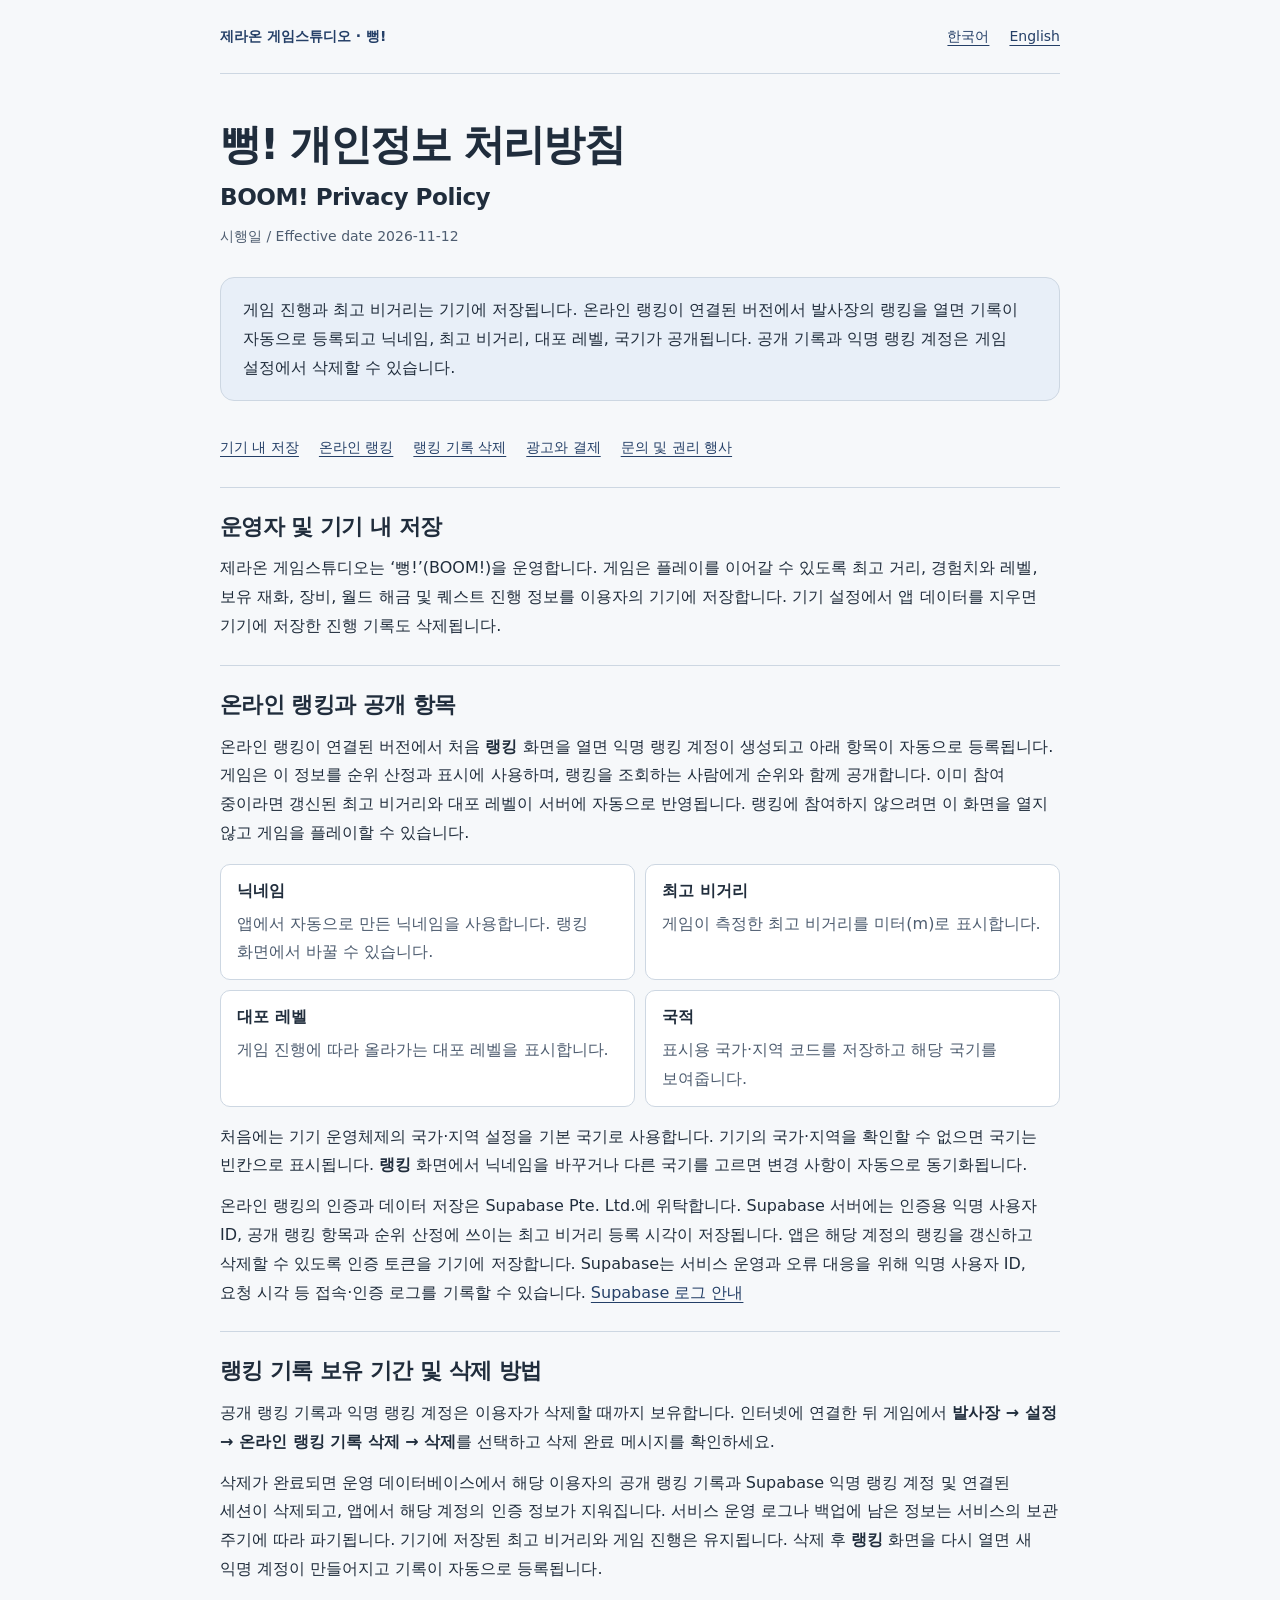
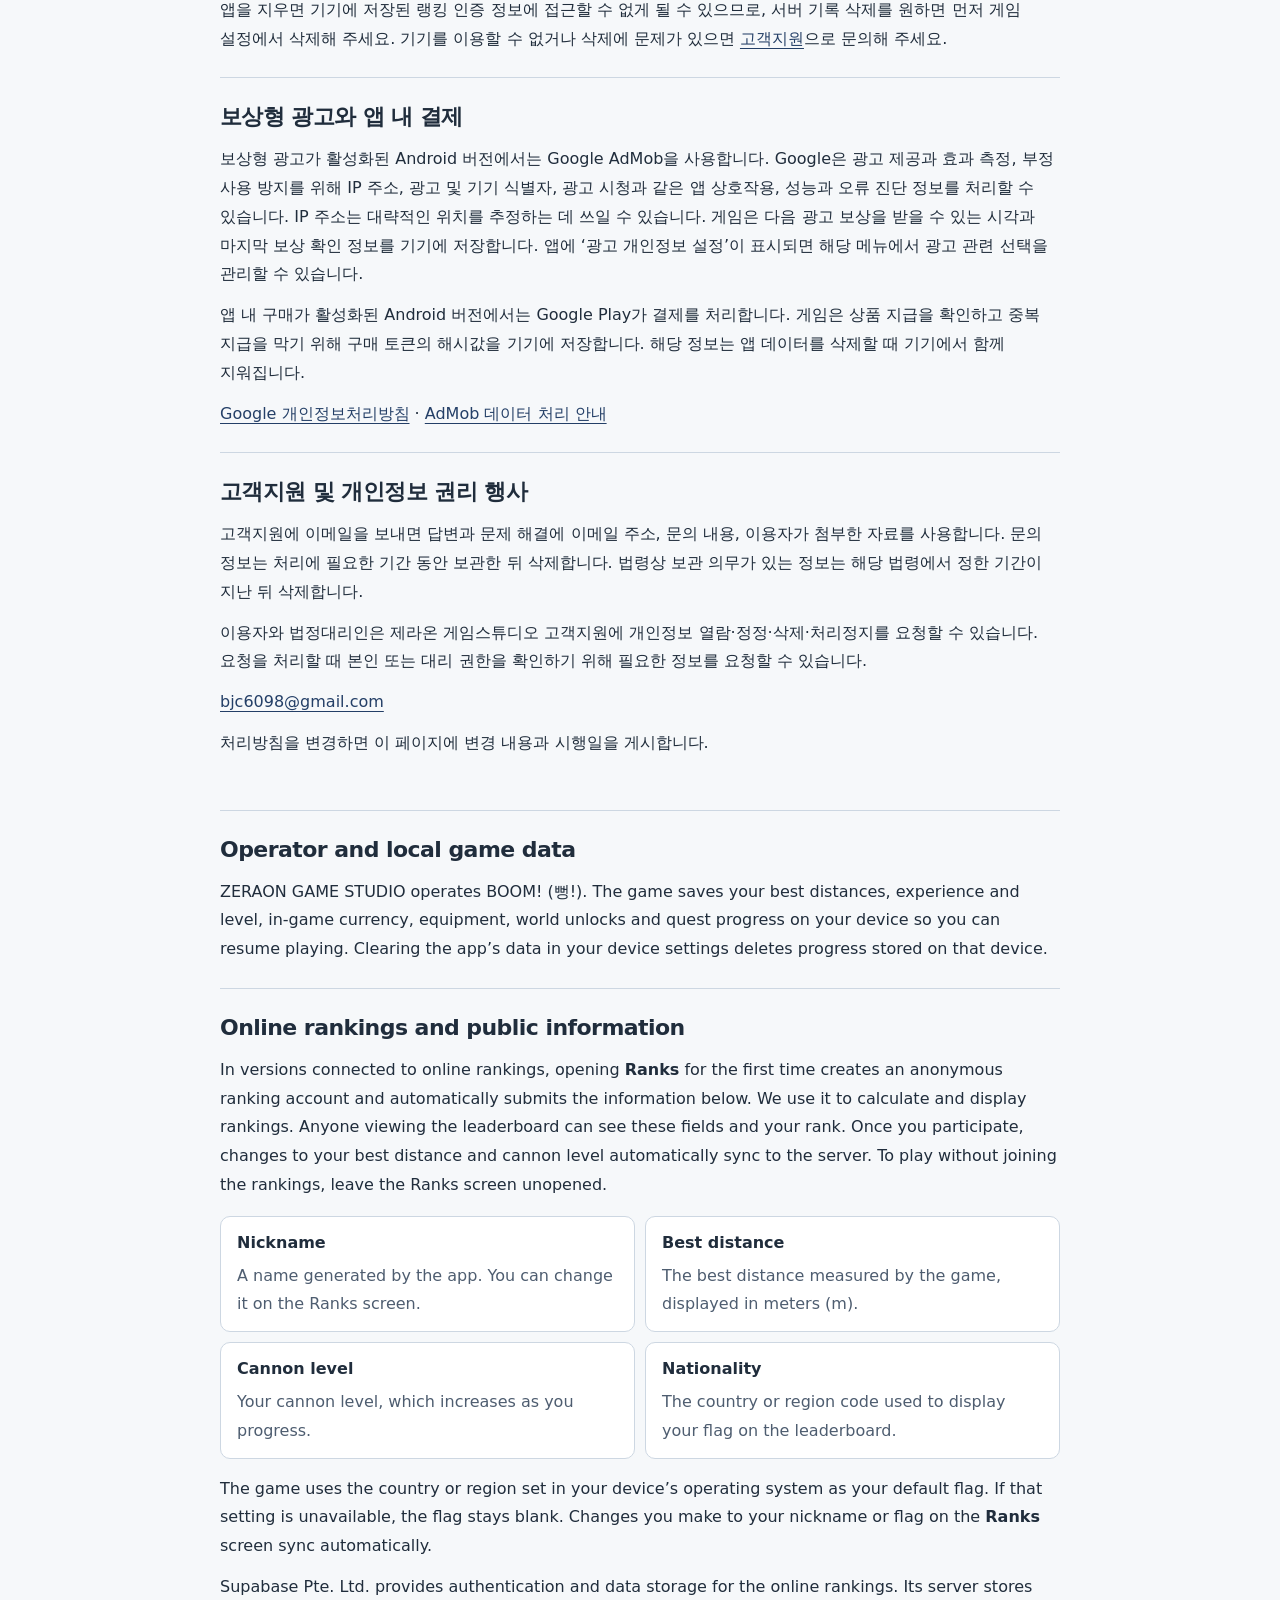
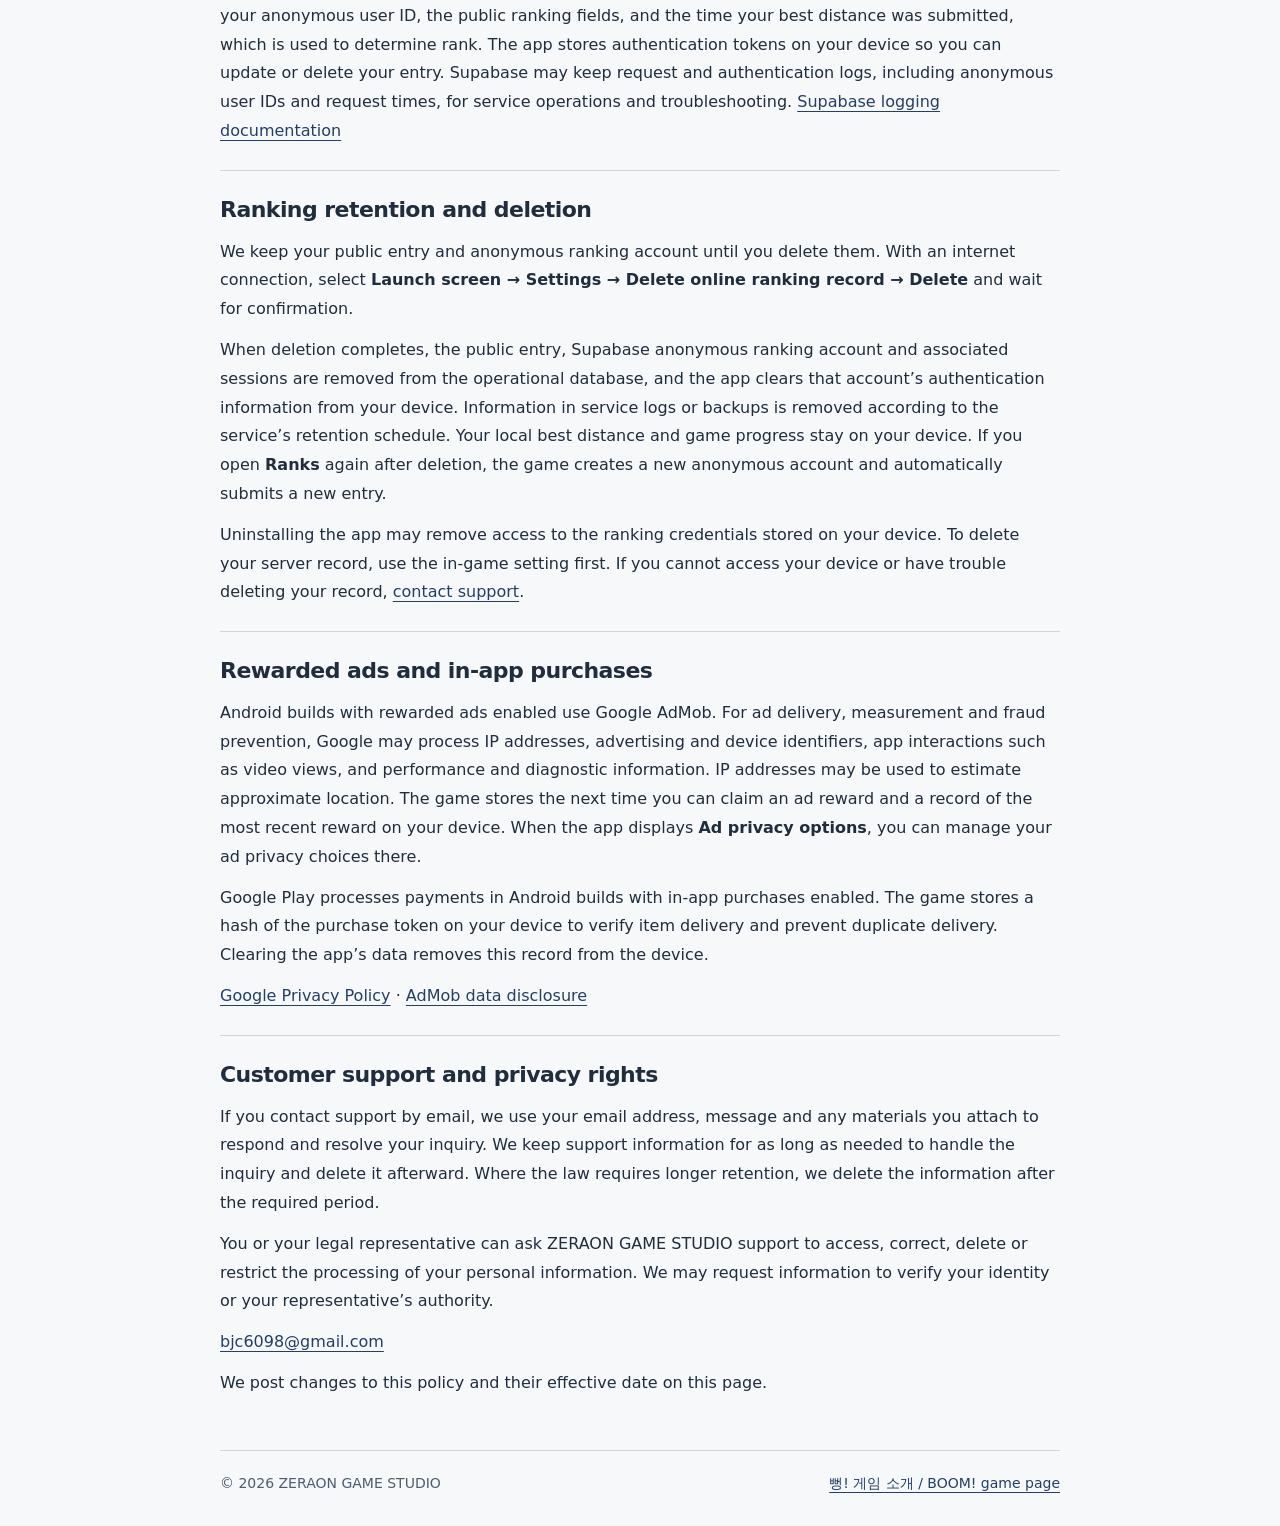
<file: boom-privacy.html>
<!doctype html>
<html lang="ko">
<head>
  <meta charset="utf-8">
  <meta name="viewport" content="width=device-width, initial-scale=1">
  <meta name="description" content="뻥! (BOOM!)의 개인정보 처리방침입니다. 기기 내 저장, 온라인 랭킹 공개 항목과 삭제 방법, 광고와 결제, 개인정보 문의를 안내합니다.">
  <meta name="theme-color" content="#243951">
  <link rel="canonical" href="https://bjc6098.github.io/boom-privacy.html">
  <link rel="icon" href="assets/brand/tiger.png">
  <title>뻥! 개인정보 처리방침 · BOOM! Privacy Policy</title>
  <style>
    :root {
      color-scheme: light;
      --paper: #f6f8fa;
      --ink: #202d3c;
      --muted: #4e5d70;
      --accent: #243f67;
      --line: #cdd7e2;
      --soft: #e8eff8;
    }
    * { box-sizing: border-box; }
    html { scroll-padding-top: 24px; }
    body {
      margin: 0;
      background: var(--paper);
      color: var(--ink);
      font: 16px/1.8 "Apple SD Gothic Neo", "Malgun Gothic", system-ui, sans-serif;
      word-break: keep-all;
      overflow-wrap: anywhere;
    }
    a { color: var(--accent); text-underline-offset: 4px; }
    a:focus-visible { outline: 3px solid #466f9f; outline-offset: 5px; }
    .wrap { width: min(840px, calc(100% - 48px)); margin-inline: auto; }
    .top, .footer { display: flex; align-items: center; justify-content: space-between; flex-wrap: wrap; gap: 12px 20px; }
    .top { padding-block: 24px; border-bottom: 1px solid var(--line); font-size: 14px; }
    .brand { font-weight: 800; text-decoration: none; }
    .languages, .toc { display: flex; flex-wrap: wrap; gap: 8px 20px; }
    .hero { padding-block: 44px 28px; }
    h1 { margin: 0 0 12px; font-size: clamp(27px, 5vw, 42px); line-height: 1.3; letter-spacing: -.045em; }
    h1 span { display: block; margin-top: 9px; font-size: .55em; letter-spacing: -.02em; }
    h2 { margin: 0 0 12px; font-size: 22px; line-height: 1.4; letter-spacing: -.025em; }
    p { margin: 0 0 12px; }
    p:last-child { margin-bottom: 0; }
    .updated, .footer { color: var(--muted); font-size: 14px; }
    .notice { padding: 18px 22px; background: var(--soft); border: 1px solid var(--line); border-radius: 14px; }
    .toc { padding-block: 22px 26px; font-size: 14px; }
    .policy { padding-bottom: 28px; }
    .policy section { padding-block: 24px; border-top: 1px solid var(--line); }
    .policy:lang(en) { word-break: normal; }
    .data-list { display: grid; grid-template-columns: repeat(2, minmax(0, 1fr)); gap: 10px; margin: 16px 0; }
    .data-list div { padding: 12px 16px; border: 1px solid var(--line); border-radius: 10px; background: white; }
    .data-list dt { font-weight: 700; }
    .data-list dd { margin: 4px 0 0; color: var(--muted); }
    .footer { padding-block: 20px 30px; border-top: 1px solid var(--line); }
    @media (max-width: 560px) {
      .wrap { width: calc(100% - 36px); }
      .hero { padding-top: 32px; }
      h2 { font-size: 20px; }
      .data-list { grid-template-columns: 1fr; }
    }
  </style>
</head>
<body>
  <header class="wrap top">
    <a class="brand" href="./#boom">제라온 게임스튜디오 · 뻥!</a>
    <nav class="languages" aria-label="언어 / Language">
      <a href="#korean" lang="ko">한국어</a>
      <a href="#english" lang="en">English</a>
    </nav>
  </header>
  <main class="wrap">
    <div class="hero">
      <h1>뻥! 개인정보 처리방침 <span lang="en">BOOM! Privacy Policy</span></h1>
      <p class="updated">시행일 / Effective date <time datetime="2026-11-12">2026-11-12</time></p>
    </div>
    <p class="notice">게임 진행과 최고 비거리는 기기에 저장됩니다. 온라인 랭킹이 연결된 버전에서 발사장의 랭킹을 열면 기록이 자동으로 등록되고 닉네임, 최고 비거리, 대포 레벨, 국기가 공개됩니다. 공개 기록과 익명 랭킹 계정은 게임 설정에서 삭제할 수 있습니다.</p>
    <nav class="toc" aria-label="개인정보 처리방침 목차">
      <a href="#local-data">기기 내 저장</a>
      <a href="#ranking">온라인 랭킹</a>
      <a href="#ranking-deletion">랭킹 기록 삭제</a>
      <a href="#advertising">광고와 결제</a>
      <a href="#contact">문의 및 권리 행사</a>
    </nav>

    <article class="policy" id="korean" lang="ko" aria-label="한국어 개인정보 처리방침">
      <section id="local-data">
        <h2>운영자 및 기기 내 저장</h2>
        <p>제라온 게임스튜디오는 ‘뻥!’(BOOM!)을 운영합니다. 게임은 플레이를 이어갈 수 있도록 최고 거리, 경험치와 레벨, 보유 재화, 장비, 월드 해금 및 퀘스트 진행 정보를 이용자의 기기에 저장합니다. 기기 설정에서 앱 데이터를 지우면 기기에 저장한 진행 기록도 삭제됩니다.</p>
      </section>

      <section id="ranking">
        <h2>온라인 랭킹과 공개 항목</h2>
        <p>온라인 랭킹이 연결된 버전에서 처음 <strong>랭킹</strong> 화면을 열면 익명 랭킹 계정이 생성되고 아래 항목이 자동으로 등록됩니다. 게임은 이 정보를 순위 산정과 표시에 사용하며, 랭킹을 조회하는 사람에게 순위와 함께 공개합니다. 이미 참여 중이라면 갱신된 최고 비거리와 대포 레벨이 서버에 자동으로 반영됩니다. 랭킹에 참여하지 않으려면 이 화면을 열지 않고 게임을 플레이할 수 있습니다.</p>
        <dl class="data-list">
          <div><dt>닉네임</dt><dd>앱에서 자동으로 만든 닉네임을 사용합니다. 랭킹 화면에서 바꿀 수 있습니다.</dd></div>
          <div><dt>최고 비거리</dt><dd>게임이 측정한 최고 비거리를 미터(m)로 표시합니다.</dd></div>
          <div><dt>대포 레벨</dt><dd>게임 진행에 따라 올라가는 대포 레벨을 표시합니다.</dd></div>
          <div><dt>국적</dt><dd>표시용 국가·지역 코드를 저장하고 해당 국기를 보여줍니다.</dd></div>
        </dl>
        <p>처음에는 기기 운영체제의 국가·지역 설정을 기본 국기로 사용합니다. 기기의 국가·지역을 확인할 수 없으면 국기는 빈칸으로 표시됩니다. <strong>랭킹</strong> 화면에서 닉네임을 바꾸거나 다른 국기를 고르면 변경 사항이 자동으로 동기화됩니다.</p>
        <p>온라인 랭킹의 인증과 데이터 저장은 Supabase Pte. Ltd.에 위탁합니다. Supabase 서버에는 인증용 익명 사용자 ID, 공개 랭킹 항목과 순위 산정에 쓰이는 최고 비거리 등록 시각이 저장됩니다. 앱은 해당 계정의 랭킹을 갱신하고 삭제할 수 있도록 인증 토큰을 기기에 저장합니다. Supabase는 서비스 운영과 오류 대응을 위해 익명 사용자 ID, 요청 시각 등 접속·인증 로그를 기록할 수 있습니다. <a href="https://supabase.com/docs/guides/observability/logs">Supabase 로그 안내</a></p>
      </section>

      <section id="ranking-deletion">
        <h2>랭킹 기록 보유 기간 및 삭제 방법</h2>
        <p>공개 랭킹 기록과 익명 랭킹 계정은 이용자가 삭제할 때까지 보유합니다. 인터넷에 연결한 뒤 게임에서 <strong>발사장 → 설정 → 온라인 랭킹 기록 삭제 → 삭제</strong>를 선택하고 삭제 완료 메시지를 확인하세요.</p>
        <p>삭제가 완료되면 운영 데이터베이스에서 해당 이용자의 공개 랭킹 기록과 Supabase 익명 랭킹 계정 및 연결된 세션이 삭제되고, 앱에서 해당 계정의 인증 정보가 지워집니다. 서비스 운영 로그나 백업에 남은 정보는 서비스의 보관 주기에 따라 파기됩니다. 기기에 저장된 최고 비거리와 게임 진행은 유지됩니다. 삭제 후 <strong>랭킹</strong> 화면을 다시 열면 새 익명 계정이 만들어지고 기록이 자동으로 등록됩니다.</p>
        <p>앱을 지우면 기기에 저장된 랭킹 인증 정보에 접근할 수 없게 될 수 있으므로, 서버 기록 삭제를 원하면 먼저 게임 설정에서 삭제해 주세요. 기기를 이용할 수 없거나 삭제에 문제가 있으면 <a href="#contact">고객지원</a>으로 문의해 주세요.</p>
      </section>

      <section id="advertising">
        <h2>보상형 광고와 앱 내 결제</h2>
        <p>보상형 광고가 활성화된 Android 버전에서는 Google AdMob을 사용합니다. Google은 광고 제공과 효과 측정, 부정 사용 방지를 위해 IP 주소, 광고 및 기기 식별자, 광고 시청과 같은 앱 상호작용, 성능과 오류 진단 정보를 처리할 수 있습니다. IP 주소는 대략적인 위치를 추정하는 데 쓰일 수 있습니다. 게임은 다음 광고 보상을 받을 수 있는 시각과 마지막 보상 확인 정보를 기기에 저장합니다. 앱에 ‘광고 개인정보 설정’이 표시되면 해당 메뉴에서 광고 관련 선택을 관리할 수 있습니다.</p>
        <p>앱 내 구매가 활성화된 Android 버전에서는 Google Play가 결제를 처리합니다. 게임은 상품 지급을 확인하고 중복 지급을 막기 위해 구매 토큰의 해시값을 기기에 저장합니다. 해당 정보는 앱 데이터를 삭제할 때 기기에서 함께 지워집니다.</p>
        <p><a href="https://policies.google.com/privacy?hl=ko">Google 개인정보처리방침</a> · <a href="https://developers.google.com/admob/android/privacy/play-data-disclosure?hl=ko">AdMob 데이터 처리 안내</a></p>
      </section>

      <section id="contact">
        <h2>고객지원 및 개인정보 권리 행사</h2>
        <p>고객지원에 이메일을 보내면 답변과 문제 해결에 이메일 주소, 문의 내용, 이용자가 첨부한 자료를 사용합니다. 문의 정보는 처리에 필요한 기간 동안 보관한 뒤 삭제합니다. 법령상 보관 의무가 있는 정보는 해당 법령에서 정한 기간이 지난 뒤 삭제합니다.</p>
        <p>이용자와 법정대리인은 제라온 게임스튜디오 고객지원에 개인정보 열람·정정·삭제·처리정지를 요청할 수 있습니다. 요청을 처리할 때 본인 또는 대리 권한을 확인하기 위해 필요한 정보를 요청할 수 있습니다.</p>
        <p><a href="mailto:bjc6098@gmail.com?subject=BOOM%21%20Privacy">bjc6098@gmail.com</a></p>
        <p>처리방침을 변경하면 이 페이지에 변경 내용과 시행일을 게시합니다.</p>
      </section>
    </article>

    <article class="policy" id="english" lang="en" aria-label="English privacy policy">
      <section>
        <h2>Operator and local game data</h2>
        <p>ZERAON GAME STUDIO operates BOOM! (뻥!). The game saves your best distances, experience and level, in-game currency, equipment, world unlocks and quest progress on your device so you can resume playing. Clearing the app’s data in your device settings deletes progress stored on that device.</p>
      </section>

      <section>
        <h2>Online rankings and public information</h2>
        <p>In versions connected to online rankings, opening <strong>Ranks</strong> for the first time creates an anonymous ranking account and automatically submits the information below. We use it to calculate and display rankings. Anyone viewing the leaderboard can see these fields and your rank. Once you participate, changes to your best distance and cannon level automatically sync to the server. To play without joining the rankings, leave the Ranks screen unopened.</p>
        <dl class="data-list">
          <div><dt>Nickname</dt><dd>A name generated by the app. You can change it on the Ranks screen.</dd></div>
          <div><dt>Best distance</dt><dd>The best distance measured by the game, displayed in meters (m).</dd></div>
          <div><dt>Cannon level</dt><dd>Your cannon level, which increases as you progress.</dd></div>
          <div><dt>Nationality</dt><dd>The country or region code used to display your flag on the leaderboard.</dd></div>
        </dl>
        <p>The game uses the country or region set in your device’s operating system as your default flag. If that setting is unavailable, the flag stays blank. Changes you make to your nickname or flag on the <strong>Ranks</strong> screen sync automatically.</p>
        <p>Supabase Pte. Ltd. provides authentication and data storage for the online rankings. Its server stores your anonymous user ID, the public ranking fields, and the time your best distance was submitted, which is used to determine rank. The app stores authentication tokens on your device so you can update or delete your entry. Supabase may keep request and authentication logs, including anonymous user IDs and request times, for service operations and troubleshooting. <a href="https://supabase.com/docs/guides/observability/logs">Supabase logging documentation</a></p>
      </section>

      <section id="ranking-deletion-en">
        <h2>Ranking retention and deletion</h2>
        <p>We keep your public entry and anonymous ranking account until you delete them. With an internet connection, select <strong>Launch screen → Settings → Delete online ranking record → Delete</strong> and wait for confirmation.</p>
        <p>When deletion completes, the public entry, Supabase anonymous ranking account and associated sessions are removed from the operational database, and the app clears that account’s authentication information from your device. Information in service logs or backups is removed according to the service’s retention schedule. Your local best distance and game progress stay on your device. If you open <strong>Ranks</strong> again after deletion, the game creates a new anonymous account and automatically submits a new entry.</p>
        <p>Uninstalling the app may remove access to the ranking credentials stored on your device. To delete your server record, use the in-game setting first. If you cannot access your device or have trouble deleting your record, <a href="#contact-en">contact support</a>.</p>
      </section>

      <section>
        <h2>Rewarded ads and in-app purchases</h2>
        <p>Android builds with rewarded ads enabled use Google AdMob. For ad delivery, measurement and fraud prevention, Google may process IP addresses, advertising and device identifiers, app interactions such as video views, and performance and diagnostic information. IP addresses may be used to estimate approximate location. The game stores the next time you can claim an ad reward and a record of the most recent reward on your device. When the app displays <strong>Ad privacy options</strong>, you can manage your ad privacy choices there.</p>
        <p>Google Play processes payments in Android builds with in-app purchases enabled. The game stores a hash of the purchase token on your device to verify item delivery and prevent duplicate delivery. Clearing the app’s data removes this record from the device.</p>
        <p><a href="https://policies.google.com/privacy?hl=en">Google Privacy Policy</a> · <a href="https://developers.google.com/admob/android/privacy/play-data-disclosure?hl=en">AdMob data disclosure</a></p>
      </section>

      <section id="contact-en">
        <h2>Customer support and privacy rights</h2>
        <p>If you contact support by email, we use your email address, message and any materials you attach to respond and resolve your inquiry. We keep support information for as long as needed to handle the inquiry and delete it afterward. Where the law requires longer retention, we delete the information after the required period.</p>
        <p>You or your legal representative can ask ZERAON GAME STUDIO support to access, correct, delete or restrict the processing of your personal information. We may request information to verify your identity or your representative’s authority.</p>
        <p><a href="mailto:bjc6098@gmail.com?subject=BOOM%21%20Privacy">bjc6098@gmail.com</a></p>
        <p>We post changes to this policy and their effective date on this page.</p>
      </section>
    </article>
  </main>
  <footer class="wrap footer">
    <span>© 2026 ZERAON GAME STUDIO</span>
    <a href="./#boom">뻥! 게임 소개 / BOOM! game page</a>
  </footer>
</body>
</html>
</file>
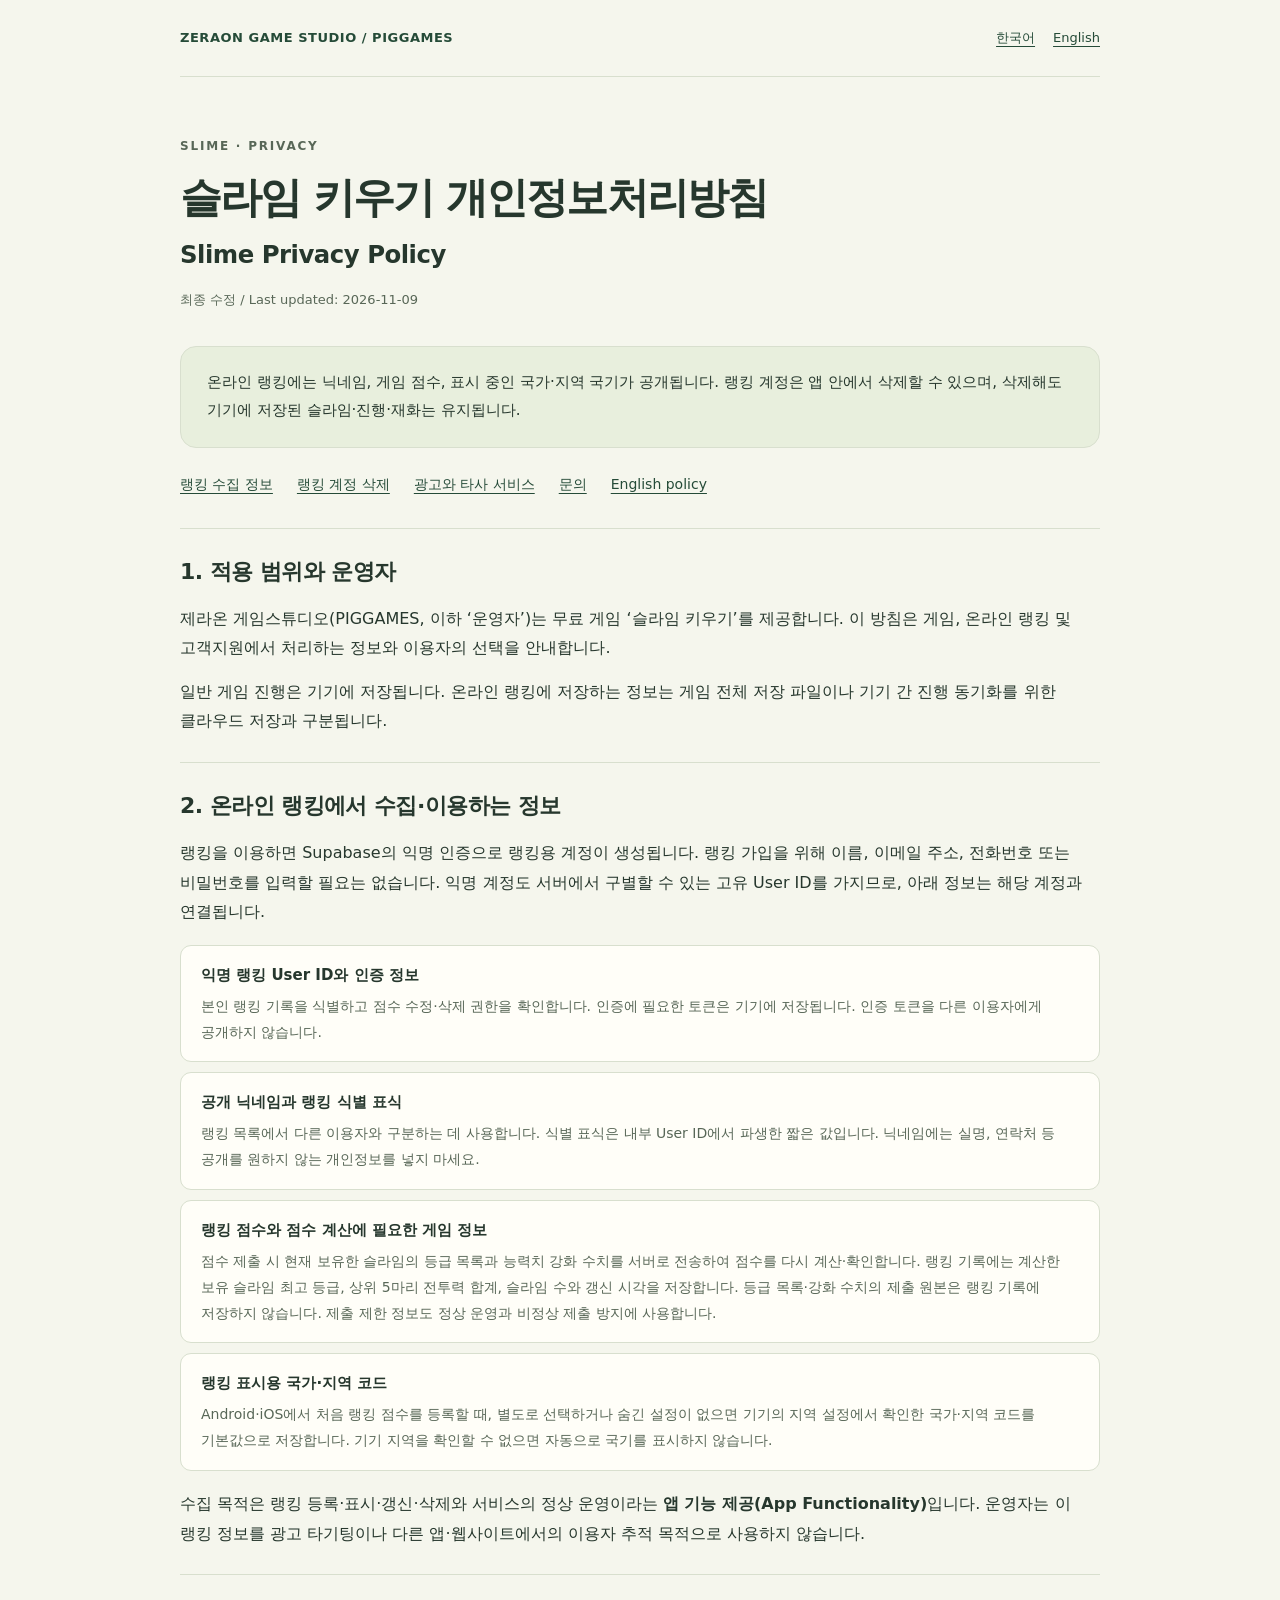
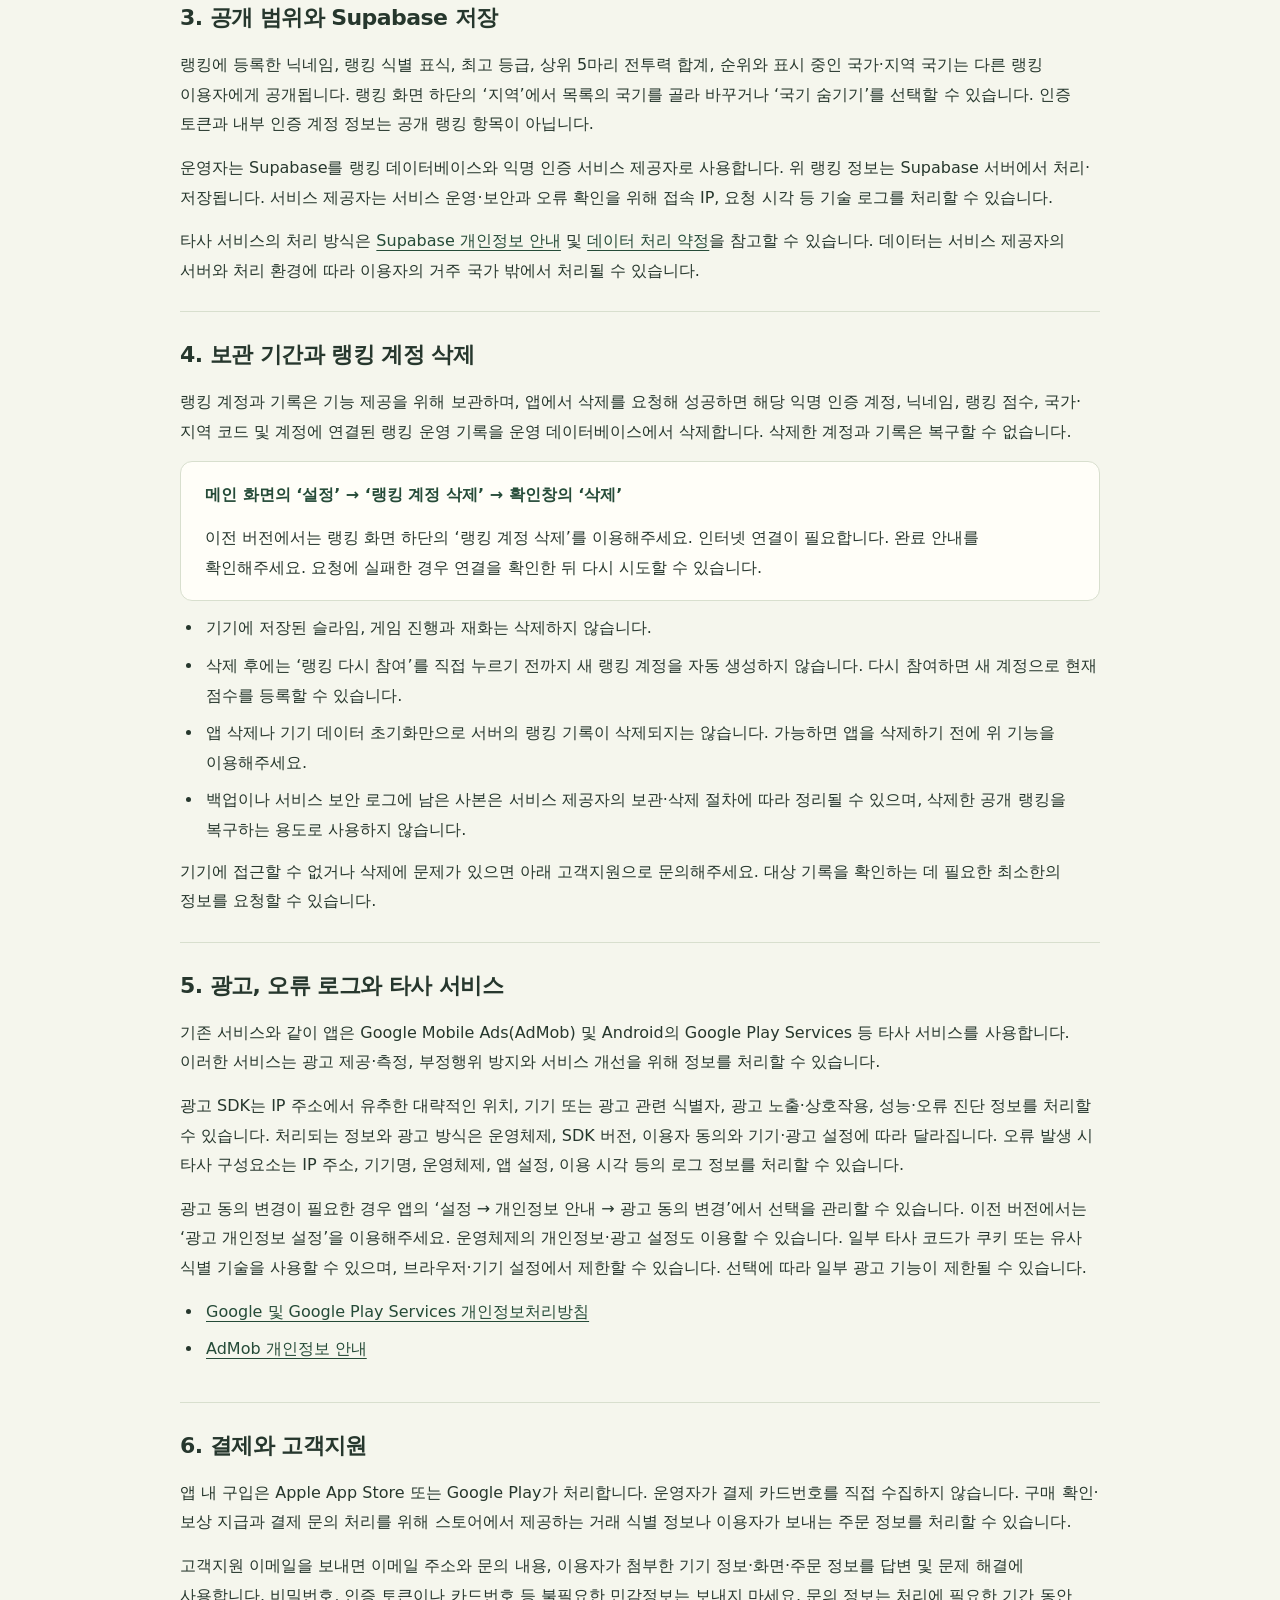
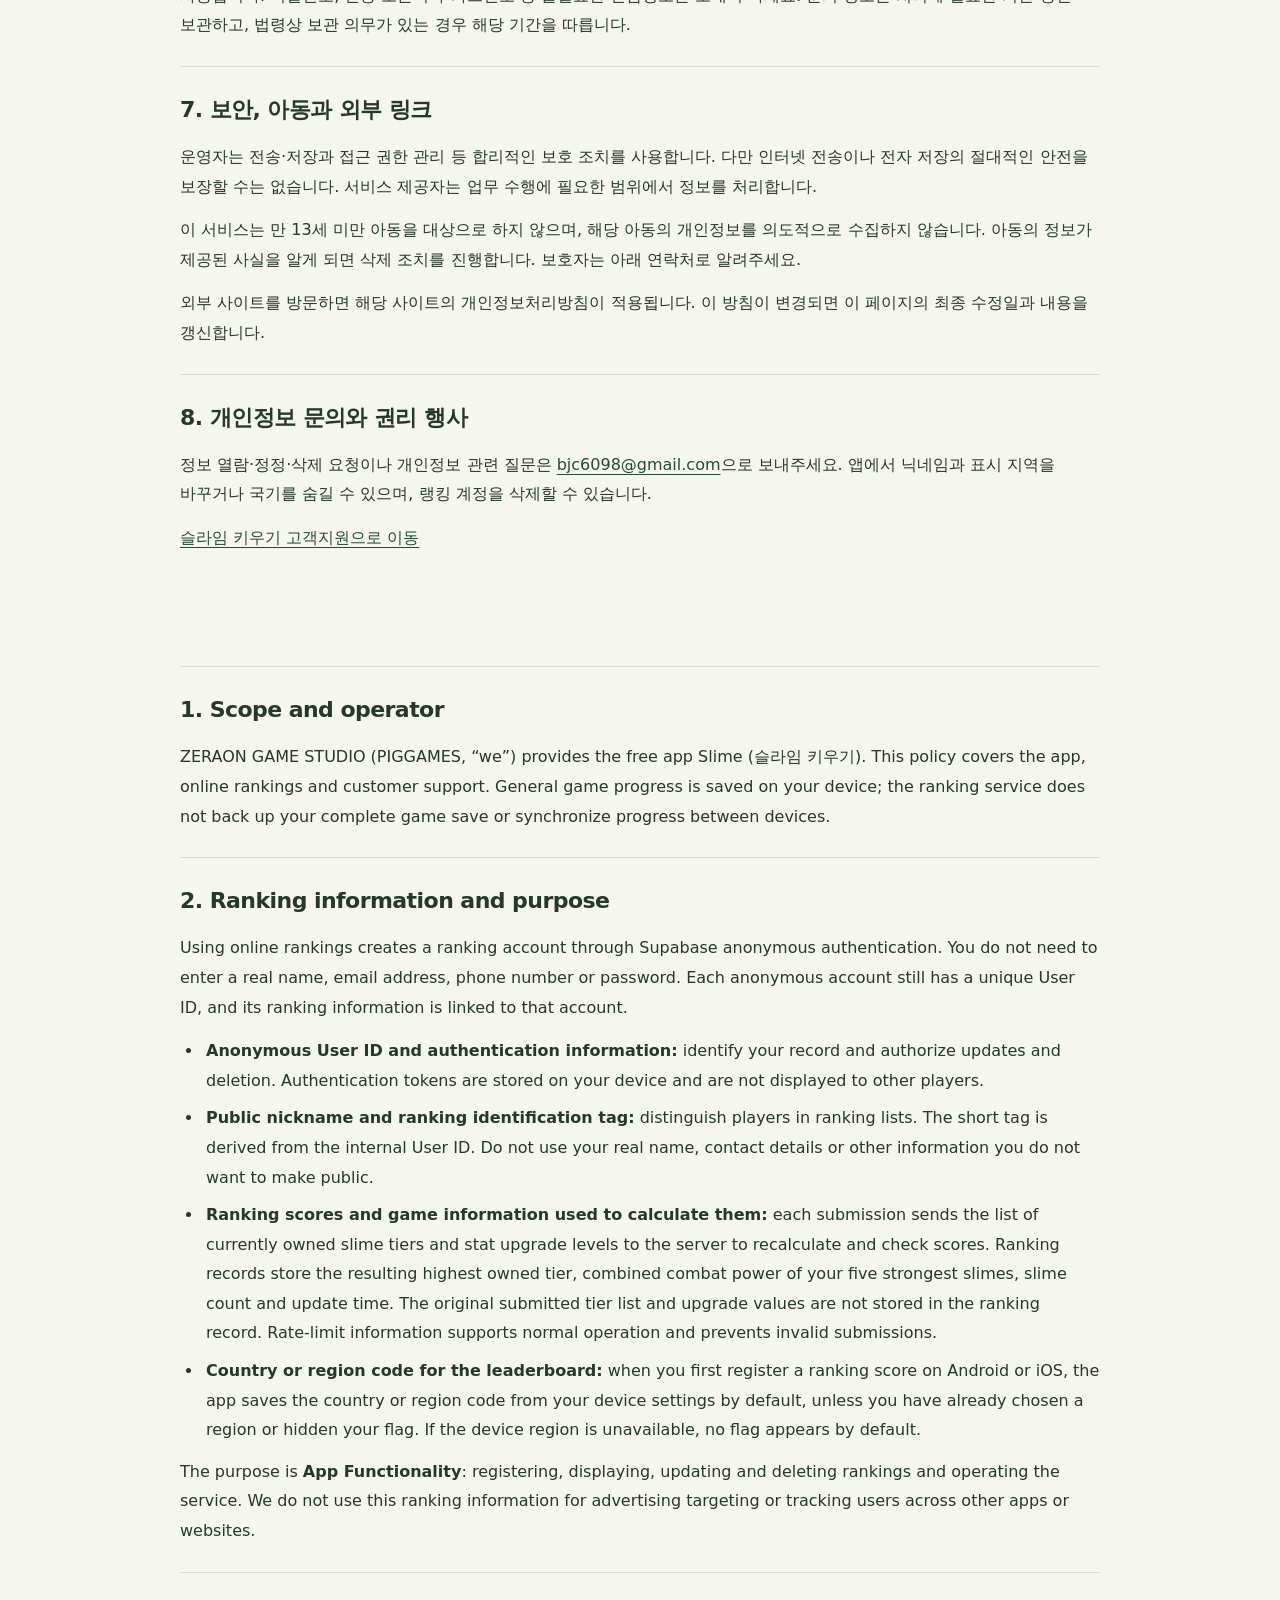
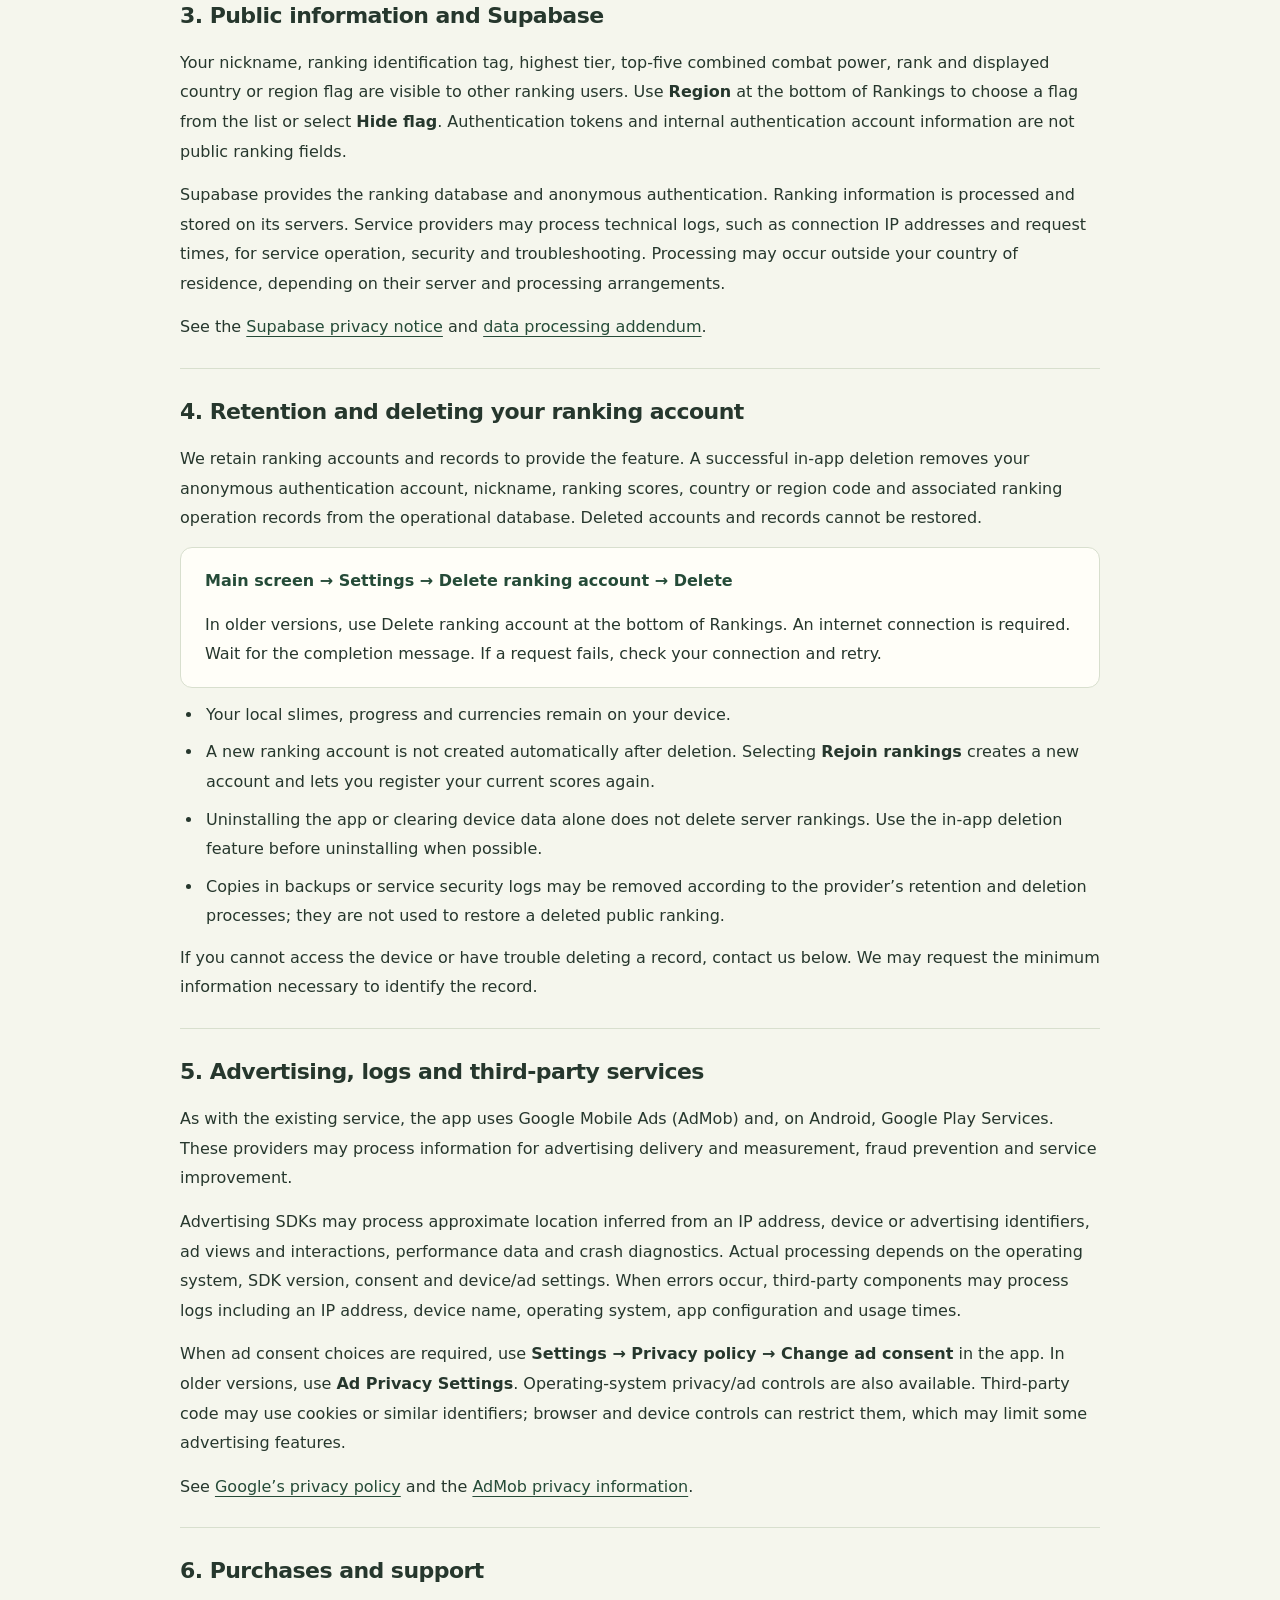
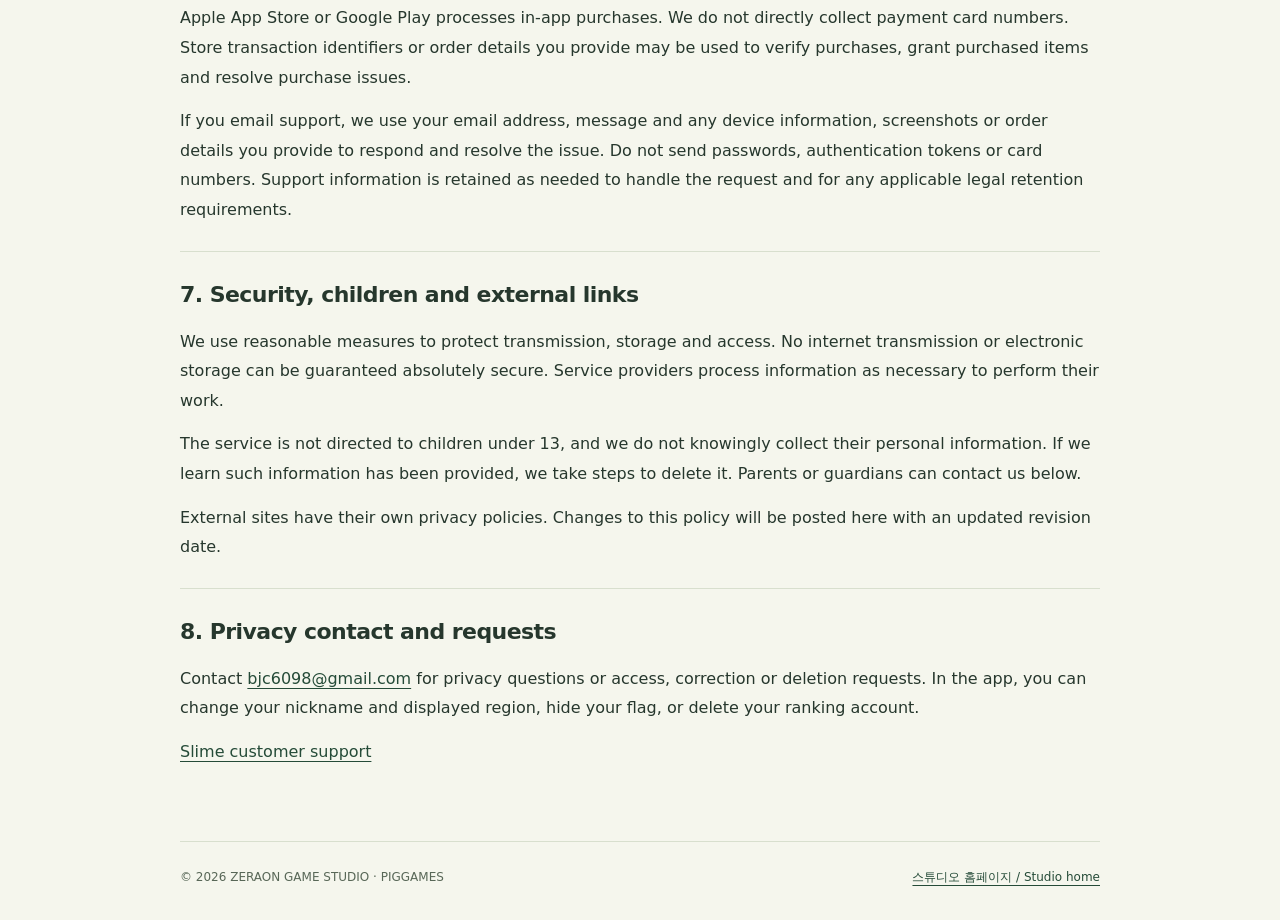
<file: slime-privacy.html>
<!doctype html>
<html lang="ko">
<head>
  <meta charset="utf-8">
  <meta name="viewport" content="width=device-width,initial-scale=1">
  <meta name="description" content="슬라임 키우기의 개인정보처리방침. 온라인 랭킹, 공개되는 정보, 랭킹 계정 삭제와 광고 서비스에 대해 안내합니다.">
  <meta name="theme-color" content="#254b38">
  <link rel="canonical" href="https://bjc6098.github.io/slime-privacy.html">
  <title>슬라임 키우기 개인정보처리방침 · Slime Privacy Policy</title>
  <style>
    :root{color-scheme:light;--paper:#f5f6ed;--ink:#26372d;--muted:#586757;--green:#254b38;--line:#d8dfce;--soft:#e8efdd}*{box-sizing:border-box}html{scroll-behavior:smooth;scroll-padding-top:24px}body{margin:0;background:var(--paper);color:var(--ink);font:16px/1.85 "Apple SD Gothic Neo","Malgun Gothic",system-ui,sans-serif;word-break:keep-all}a{color:var(--green);text-underline-offset:4px}a:focus-visible{outline:3px solid #648e42;outline-offset:5px}.wrap{width:min(920px,calc(100% - 48px));margin:auto}.top{padding:26px 0;display:flex;align-items:center;justify-content:space-between;gap:20px;border-bottom:1px solid var(--line);font-size:13px}.brand{font-weight:800;letter-spacing:.04em;text-decoration:none}.languages{display:flex;gap:18px}.hero{padding:58px 0 34px}.eyebrow{color:var(--muted);font-size:12px;font-weight:700;letter-spacing:.15em}h1{font-size:clamp(28px,5vw,42px);line-height:1.4;letter-spacing:-.045em;margin:12px 0 16px}h1 span{display:block;font-size:.58em;letter-spacing:-.02em;margin-top:10px}.updated{color:var(--muted);font-size:13px}.notice{padding:22px 26px;border:1px solid var(--line);border-radius:16px;background:var(--soft);font-size:15px}.notice p{margin:0}.toc{display:flex;gap:12px 24px;flex-wrap:wrap;padding:24px 0 30px;font-size:14px}.policy{padding-bottom:48px}.policy>section{padding:26px 0;border-top:1px solid var(--line)}h2{font-size:22px;line-height:1.55;letter-spacing:-.025em;margin:0 0 15px}h3{font-size:17px;margin:22px 0 10px}p{margin:0 0 14px}p:last-child{margin-bottom:0}ul,ol{margin:12px 0;padding-left:23px}li{padding-left:3px;margin:8px 0}.data-list{display:grid;gap:10px;margin:18px 0}.data-list>div{padding:16px 20px;background:#fffef8;border:1px solid var(--line);border-radius:11px}.data-list dt{font-size:15px;font-weight:700}.data-list dd{margin:4px 0 0;color:var(--muted);font-size:14px}.steps{padding:18px 24px;background:#fffef8;border:1px solid var(--line);border-radius:12px}.steps strong{color:var(--green)}.english{padding-top:40px}.english:lang(en){word-break:normal;overflow-wrap:anywhere}.small{color:var(--muted);font-size:14px}.footer{display:flex;justify-content:space-between;gap:16px;flex-wrap:wrap;padding:24px 0 32px;border-top:1px solid var(--line);font-size:12px;color:var(--muted)}@media(max-width:560px){body{font-size:15px}.wrap{width:calc(100% - 36px)}.top{padding:20px 0}.hero{padding-top:38px}.notice{padding:18px}.policy>section{padding:23px 0}h2{font-size:20px}.steps{padding:16px 18px}.data-list>div{padding:14px 16px}}@media(prefers-reduced-motion:reduce){html{scroll-behavior:auto}}
  </style>
</head>
<body>
  <header class="wrap top"><a class="brand" href="./">ZERAON GAME STUDIO / PIGGAMES</a><nav class="languages" aria-label="언어 / Language"><a href="#korean" lang="ko">한국어</a><a href="#english" lang="en">English</a></nav></header>
  <main class="wrap">
    <div class="hero"><div class="eyebrow">SLIME · PRIVACY</div><h1>슬라임 키우기 개인정보처리방침<span lang="en">Slime Privacy Policy</span></h1><p class="updated">최종 수정 / Last updated: 2026-11-09</p></div>
    <div class="notice"><p>온라인 랭킹에는 닉네임, 게임 점수, 표시 중인 국가·지역 국기가 공개됩니다. 랭킹 계정은 앱 안에서 삭제할 수 있으며, 삭제해도 기기에 저장된 슬라임·진행·재화는 유지됩니다.</p></div>
    <nav class="toc" aria-label="개인정보 안내 목차"><a href="#ranking-data">랭킹 수집 정보</a><a href="#delete-ranking">랭킹 계정 삭제</a><a href="#advertising">광고와 타사 서비스</a><a href="#contact">문의</a><a href="#english" lang="en">English policy</a></nav>
    <article class="policy" id="korean" lang="ko" aria-label="한국어 개인정보처리방침">
      <section><h2>1. 적용 범위와 운영자</h2><p>제라온 게임스튜디오(PIGGAMES, 이하 ‘운영자’)는 무료 게임 ‘슬라임 키우기’를 제공합니다. 이 방침은 게임, 온라인 랭킹 및 고객지원에서 처리하는 정보와 이용자의 선택을 안내합니다.</p><p>일반 게임 진행은 기기에 저장됩니다. 온라인 랭킹에 저장하는 정보는 게임 전체 저장 파일이나 기기 간 진행 동기화를 위한 클라우드 저장과 구분됩니다.</p></section>
      <section id="ranking-data"><h2>2. 온라인 랭킹에서 수집·이용하는 정보</h2><p>랭킹을 이용하면 Supabase의 익명 인증으로 랭킹용 계정이 생성됩니다. 랭킹 가입을 위해 이름, 이메일 주소, 전화번호 또는 비밀번호를 입력할 필요는 없습니다. 익명 계정도 서버에서 구별할 수 있는 고유 User ID를 가지므로, 아래 정보는 해당 계정과 연결됩니다.</p><dl class="data-list"><div><dt>익명 랭킹 User ID와 인증 정보</dt><dd>본인 랭킹 기록을 식별하고 점수 수정·삭제 권한을 확인합니다. 인증에 필요한 토큰은 기기에 저장됩니다. 인증 토큰을 다른 이용자에게 공개하지 않습니다.</dd></div><div><dt>공개 닉네임과 랭킹 식별 표식</dt><dd>랭킹 목록에서 다른 이용자와 구분하는 데 사용합니다. 식별 표식은 내부 User ID에서 파생한 짧은 값입니다. 닉네임에는 실명, 연락처 등 공개를 원하지 않는 개인정보를 넣지 마세요.</dd></div><div><dt>랭킹 점수와 점수 계산에 필요한 게임 정보</dt><dd>점수 제출 시 현재 보유한 슬라임의 등급 목록과 능력치 강화 수치를 서버로 전송하여 점수를 다시 계산·확인합니다. 랭킹 기록에는 계산한 보유 슬라임 최고 등급, 상위 5마리 전투력 합계, 슬라임 수와 갱신 시각을 저장합니다. 등급 목록·강화 수치의 제출 원본은 랭킹 기록에 저장하지 않습니다. 제출 제한 정보도 정상 운영과 비정상 제출 방지에 사용합니다.</dd></div><div><dt>랭킹 표시용 국가·지역 코드</dt><dd>Android·iOS에서 처음 랭킹 점수를 등록할 때, 별도로 선택하거나 숨긴 설정이 없으면 기기의 지역 설정에서 확인한 국가·지역 코드를 기본값으로 저장합니다. 기기 지역을 확인할 수 없으면 자동으로 국기를 표시하지 않습니다.</dd></div></dl><p>수집 목적은 랭킹 등록·표시·갱신·삭제와 서비스의 정상 운영이라는 <strong>앱 기능 제공(App Functionality)</strong>입니다. 운영자는 이 랭킹 정보를 광고 타기팅이나 다른 앱·웹사이트에서의 이용자 추적 목적으로 사용하지 않습니다.</p></section>
      <section><h2>3. 공개 범위와 Supabase 저장</h2><p>랭킹에 등록한 닉네임, 랭킹 식별 표식, 최고 등급, 상위 5마리 전투력 합계, 순위와 표시 중인 국가·지역 국기는 다른 랭킹 이용자에게 공개됩니다. 랭킹 화면 하단의 ‘지역’에서 목록의 국기를 골라 바꾸거나 ‘국기 숨기기’를 선택할 수 있습니다. 인증 토큰과 내부 인증 계정 정보는 공개 랭킹 항목이 아닙니다.</p><p>운영자는 Supabase를 랭킹 데이터베이스와 익명 인증 서비스 제공자로 사용합니다. 위 랭킹 정보는 Supabase 서버에서 처리·저장됩니다. 서비스 제공자는 서비스 운영·보안과 오류 확인을 위해 접속 IP, 요청 시각 등 기술 로그를 처리할 수 있습니다.</p><p>타사 서비스의 처리 방식은 <a href="https://supabase.com/privacy" target="_blank" rel="noopener noreferrer">Supabase 개인정보 안내</a> 및 <a href="https://supabase.com/legal/dpa" target="_blank" rel="noopener noreferrer">데이터 처리 약정</a>을 참고할 수 있습니다. 데이터는 서비스 제공자의 서버와 처리 환경에 따라 이용자의 거주 국가 밖에서 처리될 수 있습니다.</p></section>
      <section id="delete-ranking"><h2>4. 보관 기간과 랭킹 계정 삭제</h2><p>랭킹 계정과 기록은 기능 제공을 위해 보관하며, 앱에서 삭제를 요청해 성공하면 해당 익명 인증 계정, 닉네임, 랭킹 점수, 국가·지역 코드 및 계정에 연결된 랭킹 운영 기록을 운영 데이터베이스에서 삭제합니다. 삭제한 계정과 기록은 복구할 수 없습니다.</p><div class="steps"><p><strong>메인 화면의 ‘설정’ → ‘랭킹 계정 삭제’ → 확인창의 ‘삭제’</strong></p><p>이전 버전에서는 랭킹 화면 하단의 ‘랭킹 계정 삭제’를 이용해주세요. 인터넷 연결이 필요합니다. 완료 안내를 확인해주세요. 요청에 실패한 경우 연결을 확인한 뒤 다시 시도할 수 있습니다.</p></div><ul><li>기기에 저장된 슬라임, 게임 진행과 재화는 삭제하지 않습니다.</li><li>삭제 후에는 ‘랭킹 다시 참여’를 직접 누르기 전까지 새 랭킹 계정을 자동 생성하지 않습니다. 다시 참여하면 새 계정으로 현재 점수를 등록할 수 있습니다.</li><li>앱 삭제나 기기 데이터 초기화만으로 서버의 랭킹 기록이 삭제되지는 않습니다. 가능하면 앱을 삭제하기 전에 위 기능을 이용해주세요.</li><li>백업이나 서비스 보안 로그에 남은 사본은 서비스 제공자의 보관·삭제 절차에 따라 정리될 수 있으며, 삭제한 공개 랭킹을 복구하는 용도로 사용하지 않습니다.</li></ul><p>기기에 접근할 수 없거나 삭제에 문제가 있으면 아래 고객지원으로 문의해주세요. 대상 기록을 확인하는 데 필요한 최소한의 정보를 요청할 수 있습니다.</p></section>
      <section id="advertising"><h2>5. 광고, 오류 로그와 타사 서비스</h2><p>기존 서비스와 같이 앱은 Google Mobile Ads(AdMob) 및 Android의 Google Play Services 등 타사 서비스를 사용합니다. 이러한 서비스는 광고 제공·측정, 부정행위 방지와 서비스 개선을 위해 정보를 처리할 수 있습니다.</p><p>광고 SDK는 IP 주소에서 유추한 대략적인 위치, 기기 또는 광고 관련 식별자, 광고 노출·상호작용, 성능·오류 진단 정보를 처리할 수 있습니다. 처리되는 정보와 광고 방식은 운영체제, SDK 버전, 이용자 동의와 기기·광고 설정에 따라 달라집니다. 오류 발생 시 타사 구성요소는 IP 주소, 기기명, 운영체제, 앱 설정, 이용 시각 등의 로그 정보를 처리할 수 있습니다.</p><p>광고 동의 변경이 필요한 경우 앱의 ‘설정 → 개인정보 안내 → 광고 동의 변경’에서 선택을 관리할 수 있습니다. 이전 버전에서는 ‘광고 개인정보 설정’을 이용해주세요. 운영체제의 개인정보·광고 설정도 이용할 수 있습니다. 일부 타사 코드가 쿠키 또는 유사 식별 기술을 사용할 수 있으며, 브라우저·기기 설정에서 제한할 수 있습니다. 선택에 따라 일부 광고 기능이 제한될 수 있습니다.</p><ul><li><a href="https://policies.google.com/privacy" target="_blank" rel="noopener noreferrer">Google 및 Google Play Services 개인정보처리방침</a></li><li><a href="https://support.google.com/admob/answer/6128543" target="_blank" rel="noopener noreferrer">AdMob 개인정보 안내</a></li></ul></section>
      <section><h2>6. 결제와 고객지원</h2><p>앱 내 구입은 Apple App Store 또는 Google Play가 처리합니다. 운영자가 결제 카드번호를 직접 수집하지 않습니다. 구매 확인·보상 지급과 결제 문의 처리를 위해 스토어에서 제공하는 거래 식별 정보나 이용자가 보내는 주문 정보를 처리할 수 있습니다.</p><p>고객지원 이메일을 보내면 이메일 주소와 문의 내용, 이용자가 첨부한 기기 정보·화면·주문 정보를 답변 및 문제 해결에 사용합니다. 비밀번호, 인증 토큰이나 카드번호 등 불필요한 민감정보는 보내지 마세요. 문의 정보는 처리에 필요한 기간 동안 보관하고, 법령상 보관 의무가 있는 경우 해당 기간을 따릅니다.</p></section>
      <section><h2>7. 보안, 아동과 외부 링크</h2><p>운영자는 전송·저장과 접근 권한 관리 등 합리적인 보호 조치를 사용합니다. 다만 인터넷 전송이나 전자 저장의 절대적인 안전을 보장할 수는 없습니다. 서비스 제공자는 업무 수행에 필요한 범위에서 정보를 처리합니다.</p><p>이 서비스는 만 13세 미만 아동을 대상으로 하지 않으며, 해당 아동의 개인정보를 의도적으로 수집하지 않습니다. 아동의 정보가 제공된 사실을 알게 되면 삭제 조치를 진행합니다. 보호자는 아래 연락처로 알려주세요.</p><p>외부 사이트를 방문하면 해당 사이트의 개인정보처리방침이 적용됩니다. 이 방침이 변경되면 이 페이지의 최종 수정일과 내용을 갱신합니다.</p></section>
      <section id="contact"><h2>8. 개인정보 문의와 권리 행사</h2><p>정보 열람·정정·삭제 요청이나 개인정보 관련 질문은 <a href="mailto:bjc6098@gmail.com?subject=Slime%20privacy">bjc6098@gmail.com</a>으로 보내주세요. 앱에서 닉네임과 표시 지역을 바꾸거나 국기를 숨길 수 있으며, 랭킹 계정을 삭제할 수 있습니다.</p><p><a href="./#slime-support">슬라임 키우기 고객지원으로 이동</a></p></section>
    </article>
    <article class="policy english" id="english" lang="en" aria-label="English privacy policy">
      <section><h2>1. Scope and operator</h2><p>ZERAON GAME STUDIO (PIGGAMES, “we”) provides the free app Slime (슬라임 키우기). This policy covers the app, online rankings and customer support. General game progress is saved on your device; the ranking service does not back up your complete game save or synchronize progress between devices.</p></section>
      <section><h2>2. Ranking information and purpose</h2><p>Using online rankings creates a ranking account through Supabase anonymous authentication. You do not need to enter a real name, email address, phone number or password. Each anonymous account still has a unique User ID, and its ranking information is linked to that account.</p><ul><li><strong>Anonymous User ID and authentication information:</strong> identify your record and authorize updates and deletion. Authentication tokens are stored on your device and are not displayed to other players.</li><li><strong>Public nickname and ranking identification tag:</strong> distinguish players in ranking lists. The short tag is derived from the internal User ID. Do not use your real name, contact details or other information you do not want to make public.</li><li><strong>Ranking scores and game information used to calculate them:</strong> each submission sends the list of currently owned slime tiers and stat upgrade levels to the server to recalculate and check scores. Ranking records store the resulting highest owned tier, combined combat power of your five strongest slimes, slime count and update time. The original submitted tier list and upgrade values are not stored in the ranking record. Rate-limit information supports normal operation and prevents invalid submissions.</li><li><strong>Country or region code for the leaderboard:</strong> when you first register a ranking score on Android or iOS, the app saves the country or region code from your device settings by default, unless you have already chosen a region or hidden your flag. If the device region is unavailable, no flag appears by default.</li></ul><p>The purpose is <strong>App Functionality</strong>: registering, displaying, updating and deleting rankings and operating the service. We do not use this ranking information for advertising targeting or tracking users across other apps or websites.</p></section>
      <section><h2>3. Public information and Supabase</h2><p>Your nickname, ranking identification tag, highest tier, top-five combined combat power, rank and displayed country or region flag are visible to other ranking users. Use <strong>Region</strong> at the bottom of Rankings to choose a flag from the list or select <strong>Hide flag</strong>. Authentication tokens and internal authentication account information are not public ranking fields.</p><p>Supabase provides the ranking database and anonymous authentication. Ranking information is processed and stored on its servers. Service providers may process technical logs, such as connection IP addresses and request times, for service operation, security and troubleshooting. Processing may occur outside your country of residence, depending on their server and processing arrangements.</p><p>See the <a href="https://supabase.com/privacy" target="_blank" rel="noopener noreferrer">Supabase privacy notice</a> and <a href="https://supabase.com/legal/dpa" target="_blank" rel="noopener noreferrer">data processing addendum</a>.</p></section>
      <section id="delete-ranking-en"><h2>4. Retention and deleting your ranking account</h2><p>We retain ranking accounts and records to provide the feature. A successful in-app deletion removes your anonymous authentication account, nickname, ranking scores, country or region code and associated ranking operation records from the operational database. Deleted accounts and records cannot be restored.</p><div class="steps"><p><strong>Main screen → Settings → Delete ranking account → Delete</strong></p><p>In older versions, use Delete ranking account at the bottom of Rankings. An internet connection is required. Wait for the completion message. If a request fails, check your connection and retry.</p></div><ul><li>Your local slimes, progress and currencies remain on your device.</li><li>A new ranking account is not created automatically after deletion. Selecting <strong>Rejoin rankings</strong> creates a new account and lets you register your current scores again.</li><li>Uninstalling the app or clearing device data alone does not delete server rankings. Use the in-app deletion feature before uninstalling when possible.</li><li>Copies in backups or service security logs may be removed according to the provider’s retention and deletion processes; they are not used to restore a deleted public ranking.</li></ul><p>If you cannot access the device or have trouble deleting a record, contact us below. We may request the minimum information necessary to identify the record.</p></section>
      <section><h2>5. Advertising, logs and third-party services</h2><p>As with the existing service, the app uses Google Mobile Ads (AdMob) and, on Android, Google Play Services. These providers may process information for advertising delivery and measurement, fraud prevention and service improvement.</p><p>Advertising SDKs may process approximate location inferred from an IP address, device or advertising identifiers, ad views and interactions, performance data and crash diagnostics. Actual processing depends on the operating system, SDK version, consent and device/ad settings. When errors occur, third-party components may process logs including an IP address, device name, operating system, app configuration and usage times.</p><p>When ad consent choices are required, use <strong>Settings → Privacy policy → Change ad consent</strong> in the app. In older versions, use <strong>Ad Privacy Settings</strong>. Operating-system privacy/ad controls are also available. Third-party code may use cookies or similar identifiers; browser and device controls can restrict them, which may limit some advertising features.</p><p>See <a href="https://policies.google.com/privacy" target="_blank" rel="noopener noreferrer">Google’s privacy policy</a> and the <a href="https://support.google.com/admob/answer/6128543" target="_blank" rel="noopener noreferrer">AdMob privacy information</a>.</p></section>
      <section><h2>6. Purchases and support</h2><p>Apple App Store or Google Play processes in-app purchases. We do not directly collect payment card numbers. Store transaction identifiers or order details you provide may be used to verify purchases, grant purchased items and resolve purchase issues.</p><p>If you email support, we use your email address, message and any device information, screenshots or order details you provide to respond and resolve the issue. Do not send passwords, authentication tokens or card numbers. Support information is retained as needed to handle the request and for any applicable legal retention requirements.</p></section>
      <section><h2>7. Security, children and external links</h2><p>We use reasonable measures to protect transmission, storage and access. No internet transmission or electronic storage can be guaranteed absolutely secure. Service providers process information as necessary to perform their work.</p><p>The service is not directed to children under 13, and we do not knowingly collect their personal information. If we learn such information has been provided, we take steps to delete it. Parents or guardians can contact us below.</p><p>External sites have their own privacy policies. Changes to this policy will be posted here with an updated revision date.</p></section>
      <section><h2>8. Privacy contact and requests</h2><p>Contact <a href="mailto:bjc6098@gmail.com?subject=Slime%20privacy">bjc6098@gmail.com</a> for privacy questions or access, correction or deletion requests. In the app, you can change your nickname and displayed region, hide your flag, or delete your ranking account.</p><p><a href="./#slime-support">Slime customer support</a></p></section>
    </article>
  </main>
  <footer class="wrap footer"><span>© 2026 ZERAON GAME STUDIO · PIGGAMES</span><a href="./">스튜디오 홈페이지 / Studio home</a></footer>
</body>
</html>
</file>
<file: assets/studio.css>
@font-face{font-family:StudioPixel;src:url(original/font-4c763b1f3d2993eb.woff) format('woff');font-weight:700;font-style:normal;font-display:swap}
.brand-wordmark,.studio-signature img,.studio-about-brand img:last-child{mix-blend-mode:screen}
.brand,.studio-signature,.studio-about-brand{background:#0c1018}
:root{color-scheme:dark;--paper:#0c1018;--white:#edf2f7;--ink:#e9eef4;--muted:#9ba8b9;--forest:#9ccce3;--sage:#a9d5e8;--lime:#1f3543;--line:#29323e;--gold:#e7c788;--radius:16px}
*{box-sizing:border-box}html{scroll-behavior:smooth;scroll-padding-top:185px}body{margin:0;background:var(--paper);color:var(--ink);font:16px/1.8 "Apple SD Gothic Neo","Malgun Gothic",sans-serif;word-break:keep-all;-webkit-font-smoothing:antialiased}a{color:inherit;text-decoration:none}button,input,select,textarea{font:inherit}button,a,summary{-webkit-tap-highlight-color:transparent}button,a{touch-action:manipulation}button{cursor:pointer}img,svg{display:block;max-width:100%}a:focus-visible,button:focus-visible,summary:focus-visible,input:focus-visible,select:focus-visible,textarea:focus-visible{outline:2px solid #b7e8ff;outline-offset:5px}::selection{background:#afdff0;color:#10151d}[hidden]{display:none!important}.wrap{width:min(1240px,calc(100% - 96px));margin-inline:auto}.pixel{font-family:StudioPixel,"Malgun Gothic",sans-serif;font-weight:700;letter-spacing:-.045em}.muted{color:var(--muted)}.skip{position:fixed;top:-80px;left:20px;padding:12px 20px;background:#c3e6f5;color:#0c1018;z-index:100}.skip:focus{top:12px}
.site-header{position:sticky;top:0;background:#0c1018ed;backdrop-filter:blur(18px);z-index:30;border-bottom:1px solid var(--line)}.header-inner{min-height:88px;display:flex;align-items:center;justify-content:space-between;gap:28px}.brand{display:inline-flex;align-items:center;gap:12px;flex-shrink:0}.brand-tiger{width:52px;height:52px;object-fit:contain}.brand-wordmark{width:157px;height:48px;object-fit:contain}.brand-name{font-size:17px;line-height:1.2;font-weight:800;letter-spacing:.12em}.brand-name small{display:block;font-size:9px;letter-spacing:.2em;margin-top:5px;color:var(--muted)}nav{display:flex;align-items:center;gap:34px;font-size:13px}nav a{display:inline-flex;align-items:center;min-height:44px}nav a:hover{color:#b6e7ff}.nav-contact{padding:7px 18px;border:1px solid #465364;border-radius:7px;gap:16px}.nav-contact:hover{background:#1a2431}.kicker,.eyebrow{color:var(--sage);font-size:10px;letter-spacing:.17em;font-weight:700;margin:0 0 14px}.eyebrow{display:flex;align-items:center;gap:9px}.eyebrow::before,.live-dot{content:"";display:inline-block;width:6px;height:6px;background:#a4dbf0;border-radius:50%;margin-right:10px;box-shadow:0 0 18px #a4dbf075}.button{display:inline-flex;align-items:center;justify-content:center;gap:25px;min-height:48px;border:1px solid #b5dbe8;border-radius:7px;padding:11px 20px;background:#b5dbe8;color:#101924;font-size:13px;font-weight:700;transition:background .18s,transform .18s}.button svg,.text-link svg{width:17px;height:17px}.button:hover{background:#d3edf7;transform:translateY(-2px)}.button.soft{background:transparent;color:var(--ink);border-color:#425164}.button.soft:hover{background:#202d3c}.text-link{display:inline-flex;align-items:center;gap:16px;font-size:13px;font-weight:600;min-height:44px}.text-link:hover{color:#b8e7f7}.hero-buttons{display:flex;align-items:center;gap:24px;flex-wrap:wrap;margin-top:28px}
.studio-intro{position:relative;display:grid;grid-template-columns:1.04fr 1fr;align-items:center;gap:55px;padding-block:69px 62px;min-height:570px}.studio-hero-copy{position:relative;z-index:1}.studio-intro h1{font-size:clamp(38px,4.2vw,61px);font-weight:700;letter-spacing:-.065em;line-height:1.34;margin:22px 0}.studio-intro h1 span{color:#aec4d6}.studio-lead{font-size:15px;line-height:1.95;color:var(--muted);margin:0}.studio-cta{margin-top:29px;gap:34px}.studio-signature{display:flex;align-items:center;gap:21px;margin-top:42px}.studio-signature img{width:167px;height:50px;object-fit:contain}.studio-signature span{font-size:11px;color:#8593a5;border-left:1px solid #364150;padding-left:20px}.studio-hero-art{position:relative;display:grid;place-items:center;min-height:430px;isolation:isolate;background:radial-gradient(ellipse at center,#263e5345,transparent 68%)}.studio-hero-art>img{width:100%;max-width:440px;height:420px;object-fit:contain;filter:drop-shadow(0 20px 32px #0008);z-index:2}.orbit{position:absolute;inset:14% 6%;border:1px solid #6a8ba526;border-radius:50%;transform:rotate(-27deg)}.orbit-two{inset:6% 15%;transform:rotate(28deg);border-style:dashed;border-color:#6a8ba51c}.art-coordinate{position:absolute;font:9px/1.5 ui-monospace,monospace;letter-spacing:.12em;color:#688398}.coordinate-top{top:2px;left:6%}.coordinate-bottom{right:0;bottom:-5px}.studio-intro::after{position:absolute;content:"";width:130px;height:1px;background:linear-gradient(90deg,#90c8e0,transparent);left:0;bottom:0}
.game-navigation{position:sticky;top:88px;z-index:25;background:#0c1018f5;backdrop-filter:blur(16px);border-block:1px solid var(--line);padding:13px 0 16px}.game-navigation-heading{display:flex;justify-content:space-between;gap:16px;font-size:9px;letter-spacing:.1em;color:#8e9db0;margin-bottom:10px}.game-navigation-heading b{font-weight:400;padding:0 12px;color:#465569}.game-tabs{display:flex;gap:10px;overflow-x:auto;scrollbar-width:thin;padding:5px;margin:-5px;overscroll-behavior-x:contain}.game-tab{display:inline-flex;flex:1;align-items:center;justify-content:center;gap:18px;min-height:47px;padding:10px 22px;border:1px solid #354150;border-radius:6px;background:#111823;font-size:14px;font-weight:600;white-space:nowrap;transition:background .15s,color .15s,border-color .15s}.game-tab span{font:10px ui-monospace,monospace;color:#748598}.game-tab:hover{background:#1b2939;border-color:#66849c}.game-tab[aria-selected="true"]{background:#b5dbe8;border-color:#b5dbe8;color:#101924}.game-tab[aria-selected="true"] span{color:#355362}.tab-scroll-hint{display:none;margin:8px 0 0;font-size:10px;color:var(--muted)}#support,#faq{position:relative}.route-anchor{position:absolute;top:0;left:0;width:1px;height:1px;pointer-events:none;scroll-margin-top:185px}
.hero{display:grid;grid-template-columns:1fr 1fr;gap:65px;align-items:center;padding-block:64px 75px}.hero h2{font-size:clamp(39px,4.3vw,63px);line-height:1.44;margin:22px 0}.hero h2 span{display:block}.hero h2 .green{color:#aed59a}.hero-copy>p{max-width:440px;color:var(--muted);font-size:16px;line-height:1.95;margin:0}.hero-art{position:relative;aspect-ratio:1.13;overflow:hidden;border-radius:12px;background:#1d3225}.hero-art>img{width:100%;height:100%;object-fit:cover;object-position:center 38%}.hero-stamp{position:absolute;inset:auto 20px 20px;display:flex;align-items:center;gap:13px;background:#0e2018ed;padding:15px 18px;border:1px solid #71957e66;border-radius:8px;backdrop-filter:blur(10px)}.hero-stamp img{width:42px;height:42px;image-rendering:pixelated}.hero-stamp strong{display:block;font-size:19px;line-height:1.5}.hero-stamp span{font-size:11px;color:#c2d1be}.hero-note{display:flex;align-items:center;gap:10px;margin-top:27px;color:#768c7b;font-size:10px;letter-spacing:.12em}.hero-note::before{content:"";width:28px;height:1px;background:#566c60}.games{padding:45px 0 70px;border-top:1px solid var(--line)}.game-intro{display:flex;justify-content:space-between;align-items:center;gap:32px;margin-bottom:32px}.game-title{display:flex;align-items:center;gap:18px}.game-icon{width:70px;height:70px;border-radius:15px;border:1px solid #526447}.game-title h3{font-size:30px;line-height:1.45;margin:0 0 6px}.game-title p{margin:0;font-size:13px;color:var(--muted)}.facts{display:flex;gap:30px;margin:0;flex-shrink:0}.facts div{padding-left:27px;border-left:1px solid var(--line)}.facts dt{font-size:11px;color:var(--muted)}.facts dd{font-size:32px;font-weight:600;line-height:1.5;letter-spacing:-.04em;color:#d3e7ee;margin:3px 0 0}.facts dd small{font-size:12px;font-weight:400;letter-spacing:0;margin-left:7px;color:#c3cbd5}.game-description{max-width:750px;margin:0 0 32px;font-size:14px;color:var(--muted)}.screens{display:grid;grid-template-columns:repeat(3,minmax(0,1fr));gap:27px;padding:30px;background:#111b23;border:1px solid var(--line);border-radius:12px}.screen{margin:0;min-width:0}.screen button{display:block;width:100%;padding:0;border:0;background:transparent;color:var(--ink);text-align:left;border-radius:10px}.screen-visual{display:block;max-width:265px;margin-inline:auto;aspect-ratio:450/800;overflow:hidden;border:4px solid #283b40;border-radius:10px;background:#0b1016;transition:transform .2s;box-shadow:0 12px 20px #0003}.screen-visual img{width:100%;height:100%;object-fit:contain}.screen button:hover .screen-visual{transform:translateY(-5px)}.screen-caption{display:flex;align-items:center;justify-content:space-between;gap:8px;padding:21px 3px 0;font-size:12px;font-weight:600}.screen-caption svg{width:17px;height:17px;color:var(--sage)}.screen-caption small{font:10px ui-monospace,monospace;margin-right:12px;color:#7b8da4}.mobile-scroll{display:none}.screen-note{margin:15px 0 0;text-align:right;color:var(--muted);font-size:11px}.section-head{display:flex;align-items:flex-end;justify-content:space-between;gap:30px;margin-bottom:29px}.section-head h2,.section-head h3{font-size:31px;line-height:1.45;letter-spacing:-.04em;margin:0}.section-head>p{color:var(--muted);font-size:13px;margin:0;max-width:340px}
.dungeon-page{padding:64px 0 66px}.dungeon-heading{display:grid;grid-template-columns:.86fr 1.14fr;gap:58px;align-items:center}.dungeon-title-row{display:flex;gap:16px;align-items:center;margin:20px 0 26px}.dungeon-title-row img{width:62px;height:62px;border:1px solid #685e49;border-radius:13px}.dungeon-title-row h2{font-size:33px;line-height:1.4;margin:0}.dungeon-hook{font-size:clamp(30px,3.1vw,43px);font-weight:650;line-height:1.48;letter-spacing:-.06em;margin:0 0 20px}.dungeon-hook br+*{color:#e3c38a}.dungeon-intro{font-size:14px;color:var(--muted);margin:0;line-height:1.9}.dungeon-heading .kicker{color:#d8b883}.platform-note{font:9px/1.6 ui-monospace,monospace;letter-spacing:.15em;color:#7d8b9e;margin-top:27px}.dungeon-cover{border:1px solid #4a4030;border-radius:12px;overflow:hidden;background:#10111a;box-shadow:0 20px 70px #0004}.dungeon-cover>img{width:100%;height:auto}.cover-caption{display:flex;align-items:center;justify-content:space-between;gap:16px;padding:18px 20px;border-top:1px solid #4a403080;color:#c3ac80;font:9px/1.5 ui-monospace,monospace;letter-spacing:.12em}.dungeon-overview{display:flex;align-items:center;justify-content:space-between;gap:70px;border-block:1px solid var(--line);padding-block:32px;margin-top:45px}.dungeon-overview>p{max-width:550px;margin:0;font-size:14px;line-height:1.95;color:var(--muted)}.dungeon-features{display:grid;grid-template-columns:1fr 1fr;gap:0 65px;padding-top:17px;margin-bottom:56px}.dungeon-features article{display:flex;gap:23px;align-items:flex-start;padding:28px 0;border-bottom:1px solid var(--line)}.feature-number{font:11px/1.8 ui-monospace,monospace;color:#d6b279;padding-top:4px}.dungeon-features h3{font-size:17px;letter-spacing:-.03em;margin:0 0 9px}.dungeon-features p{font-size:13px;line-height:1.95;color:var(--muted);margin:0;max-width:470px}.dungeon-screens{grid-template-columns:repeat(4,minmax(0,1fr));gap:26px;background:#101720;padding:27px}.dungeon-screens .screen-visual{aspect-ratio:1206/2622;border:3px solid #2e3440;border-radius:9px}.dungeon-screens .screen-caption{font-size:12px}.dungeon-gallery{scroll-margin-top:185px}.game-endnote{margin-top:47px;border-top:1px solid var(--line);padding-top:30px;display:flex;justify-content:space-between;align-items:center;gap:30px}.game-endnote>p{margin:0;font-size:14px;line-height:1.9;color:var(--muted)}.game-endnote strong{font-size:19px;font-weight:500;color:var(--ink)}.game-endnote>div{display:flex;gap:32px;flex-wrap:wrap}
.game-content{padding-block:58px 65px}.notice-game{display:grid;grid-template-columns:1.2fr .8fr;gap:48px;align-items:center;min-height:350px;border:1px solid var(--line);border-radius:12px;padding:48px;background:#121b26}.notice-game h2{font-size:42px;line-height:1.45;margin:8px 0 20px}.notice-game p{font-size:14px;color:var(--muted);max-width:480px;margin:0 0 25px}.notice-index{display:grid;place-content:center;text-align:center;min-height:250px;border-radius:9px;background:#182534;font:700 100px/1 StudioPixel,sans-serif;color:#5e8098}.notice-index small{font:12px/1.7 "Malgun Gothic",sans-serif;letter-spacing:.05em;color:var(--muted);margin-top:20px}
.support-section{background:#121a25;border-block:1px solid var(--line);padding-block:72px}.support-grid{display:grid;grid-template-columns:.86fr 1.14fr;gap:85px;align-items:start}.support-heading h2{font-size:35px;line-height:1.6;margin:0}.support-heading>p{color:var(--muted);font-size:14px;max-width:370px;margin:18px 0 26px}.support-mail{display:inline-block;font-size:clamp(20px,2.1vw,27px);font-weight:500;letter-spacing:-.04em;line-height:1.5;overflow-wrap:anywhere}.support-mail:hover{color:var(--sage)}.contact-tools{display:flex;flex-wrap:wrap;gap:12px;margin-top:17px}.contact-tools .button{min-height:43px;padding:8px 15px;font-size:12px;gap:17px}.needed{margin-top:29px;padding-top:24px;border-top:1px solid var(--line)}.needed h3{margin:0 0 10px;font-size:13px}.needed ul{padding-left:19px;margin:0;color:var(--muted);font-size:12px;line-height:2.2}.privacy-tip{font-size:11px;color:var(--muted);margin:16px 0 0}.support-form{padding:30px;background:#0e1520;border:1px solid #344151;border-radius:10px}.support-form h3{font-size:20px;font-weight:600;margin:0 0 6px;line-height:1.5;letter-spacing:-.03em}.form-intro{font-size:12px;color:var(--muted);margin:0 0 24px}.form-row{display:grid;grid-template-columns:1fr 1fr;gap:16px}.field{display:block;margin-bottom:17px;min-width:0}.field>span{display:block;font-size:12px;font-weight:600;margin-bottom:7px}.field small{font-size:10px;color:var(--muted);font-weight:400;margin-left:4px}input,select,textarea{display:block;width:100%;min-width:0;border:1px solid #354254;background:#141e2b;color:var(--ink);border-radius:6px;padding:11px 12px;font-size:14px;line-height:1.5}input,select{min-height:46px}textarea{resize:vertical;min-height:135px}::placeholder{color:#8997aa;opacity:1}.form-actions{display:flex;gap:10px;align-items:center;flex-wrap:wrap}.form-actions .button{flex:1;white-space:nowrap;font-size:12px}.form-note{font-size:11px;line-height:1.8;color:var(--muted);margin:14px 0 0}.status{font-size:12px;color:#b3deef;min-height:24px;margin:10px 0 0}.faq{display:grid;grid-template-columns:.72fr 1.28fr;gap:70px;padding-block:72px}.faq-heading h2{font-size:32px;line-height:1.5;margin:0}.faq-heading p{font-size:13px;color:var(--muted);max-width:300px}.faq-mascot{width:82px;height:82px;image-rendering:pixelated;margin-top:30px}.faq-list{border-top:1px solid var(--line)}details{border-bottom:1px solid var(--line)}summary{position:relative;padding:21px 42px 21px 0;cursor:pointer;list-style:none;font-size:14px;font-weight:600;line-height:1.6;min-height:60px}summary::-webkit-details-marker{display:none}summary::marker{content:""}summary::after{content:"+";position:absolute;right:3px;top:22px;color:var(--sage);font-size:22px;line-height:1}details[open] summary::after{content:"−"}details[open] summary{color:#b5dfe9}.answer{padding:0 36px 23px 0;color:var(--muted);font-size:13px;line-height:1.95}.answer p{margin:0 0 9px}.answer p:last-child{margin-bottom:0}.answer a{text-decoration:underline;text-underline-offset:4px;color:var(--forest)}.studio{padding-block:43px;border-top:1px solid var(--line);display:grid;grid-template-columns:230px .8fr 1.2fr;gap:38px;align-items:center}.studio-about-brand{display:flex;align-items:center;gap:9px}.studio-about-brand img:first-child{width:53px;height:53px;object-fit:contain}.studio-about-brand img:last-child{width:158px;height:48px;object-fit:contain}.studio h2{font-size:20px;line-height:1.5;margin:0;letter-spacing:-.04em}.studio p{margin:0;font-size:12px;color:var(--muted);max-width:650px}.site-footer{border-top:1px solid var(--line);padding-block:22px 27px;display:flex;justify-content:space-between;gap:24px;align-items:center;font-size:10px;color:#8a98a9}.footer-links{display:flex;flex-wrap:wrap;gap:24px}.footer-links a{display:inline-flex;min-height:34px;align-items:center}.footer-links a:hover{color:var(--forest)}dialog{padding:18px;border:1px solid #526379;border-radius:12px;background:#111a26;color:var(--ink);max-width:min(480px,94vw);max-height:94vh;box-shadow:0 20px 80px #0008}dialog::backdrop{background:#050a12d9;backdrop-filter:blur(7px)}.dialog-header{display:flex;align-items:center;justify-content:space-between;gap:20px;margin-bottom:12px}.dialog-header strong{font-size:13px}.dialog-close{width:44px;height:44px;border:1px solid #354254;border-radius:6px;background:#1c2a39;color:#d8e8ef;font-size:25px;line-height:1}.dialog-image{max-height:76vh;width:auto;max-width:100%;margin:auto}.noscript-note{padding:10px;border:1px solid var(--line);font-size:13px}
@media(max-width:1100px){.wrap{width:calc(100% - 64px)}.studio-intro{gap:25px;min-height:530px}.studio-intro h1{font-size:47px}.studio-hero-art>img{height:370px}.studio-signature{gap:14px}.studio-signature span{padding-left:14px;font-size:10px}.hero{gap:36px}.hero h2{font-size:45px}.facts{gap:18px}.facts div{padding-left:18px}.facts dt{font-size:10px}.dungeon-heading{gap:32px}.dungeon-title-row h2{font-size:27px}.dungeon-title-row img{width:53px;height:53px}.dungeon-hook{font-size:35px}.dungeon-overview{gap:35px}.dungeon-overview>p{font-size:13px}.dungeon-screens{gap:18px;padding:21px}.support-grid{gap:45px}.studio{grid-template-columns:220px 1fr;gap:25px}.studio p{grid-column:2}}
@media(max-width:800px){.wrap{width:calc(100% - 48px)}.studio-intro{min-height:490px;gap:10px}.studio-intro h1{font-size:39px}.studio-hero-art{min-height:330px}.studio-hero-art>img{height:310px}.studio-lead{font-size:13px}.studio-signature span{display:none}.header-inner{gap:20px}nav{gap:20px;font-size:12px}.game-tab{gap:10px;padding-inline:15px;font-size:13px}.hero{gap:26px;padding-block:45px 55px}.hero h2{font-size:36px}.hero-copy>p{font-size:14px}.hero-buttons{gap:14px}.hero-buttons .button{font-size:12px;padding-inline:14px}.hero-stamp{inset:auto 12px 12px;padding:12px}.hero-stamp strong{font-size:16px}.hero-stamp img{width:33px;height:33px}.game-intro{align-items:flex-start;flex-wrap:wrap;gap:24px}.facts{gap:27px}.facts div:first-child{padding-left:0;border:0}.screens{gap:17px;padding:21px}.screen-caption{font-size:11px}.dungeon-heading{grid-template-columns:1fr;gap:30px}.dungeon-heading-copy{display:grid;grid-template-columns:1fr 1fr;gap:0 25px}.dungeon-heading-copy>.kicker,.dungeon-title-row,.platform-note{grid-column:1/-1}.dungeon-title-row{margin-top:8px;margin-bottom:20px}.dungeon-title-row h2{font-size:34px}.dungeon-hook{font-size:33px}.dungeon-intro{align-self:center}.dungeon-heading-copy>.hero-buttons{grid-column:1/-1;margin-top:6px}.dungeon-cover>img{aspect-ratio:1024/500;object-fit:cover}.dungeon-overview{display:block;margin-top:30px}.dungeon-overview>p{max-width:none;margin-bottom:25px}.dungeon-features{gap:0 30px;margin-bottom:45px}.dungeon-features article{gap:17px;padding-block:23px}.dungeon-features h3{font-size:15px}.dungeon-screens{gap:15px;padding:18px}.dungeon-screens .screen-caption small{display:block;margin:0 0 3px}.support-grid{grid-template-columns:1fr;gap:28px}.support-heading>p,.needed{max-width:560px}.support-form{max-width:none}.support-heading h2{font-size:32px}.section-head{align-items:flex-start;flex-direction:column;gap:14px}.section-head>p{max-width:none}.faq{grid-template-columns:1fr;gap:25px}.faq-heading p{max-width:none}.faq-mascot{display:none}.game-endnote{align-items:flex-start;flex-direction:column;gap:15px}.studio{grid-template-columns:230px 1fr}.studio p{grid-column:1/-1}.notice-game{gap:28px;padding:32px}.notice-game h2{font-size:35px}.site-footer{align-items:flex-start;flex-direction:column;gap:9px}}
@media(max-width:600px){html{scroll-padding-top:200px}.wrap{width:calc(100% - 40px)}.header-inner{min-height:104px;flex-wrap:wrap;gap:2px;padding-block:12px 8px}.brand-tiger{width:39px;height:39px}.brand-wordmark{width:132px;height:40px}.brand{gap:10px}nav{width:100%;justify-content:space-between;gap:16px;font-size:11px}nav a{min-height:34px}.nav-contact{padding:3px 12px;gap:15px}.studio-intro{grid-template-columns:1fr;padding-block:40px 30px;gap:24px;min-height:auto}.studio-intro h1{font-size:clamp(34px,9.5vw,49px);margin-block:20px}.studio-lead{font-size:14px}.studio-signature{margin-top:28px}.studio-signature img{width:142px;height:43px}.studio-signature span{display:block;font-size:9px}.studio-cta{min-height:45px;margin-top:24px}.studio-hero-art{min-height:270px;max-width:370px;width:100%;justify-self:center;margin-top:-15px}.studio-hero-art>img{height:275px;max-width:305px}.coordinate-top{top:12px;left:0}.coordinate-bottom{bottom:0;right:0}.art-coordinate{font-size:8px}.game-navigation{top:104px;padding-block:10px 12px}.game-navigation-heading{font-size:8px;margin-bottom:8px}.game-navigation-heading>span:last-child{display:none}.game-tabs{gap:8px}.game-tab{flex:0 0 auto;min-height:42px;padding:9px 16px;gap:12px;font-size:12px}.game-tab span{font-size:9px}.tab-scroll-hint{display:block}.hero{grid-template-columns:1fr;padding-block:34px 45px;gap:29px}.hero h2{font-size:40px;margin-block:18px}.hero-copy>p{font-size:14px}.hero-buttons{margin-top:24px;gap:18px}.hero-art{aspect-ratio:1.14;max-width:440px;width:100%;justify-self:center}.hero-stamp{inset:auto 14px 14px;padding:12px 15px}.hero-stamp strong{font-size:17px}.hero-stamp img{width:37px;height:37px}.hero-note{margin-top:23px}.games{padding-block:32px 45px}.game-title{gap:13px}.game-icon{width:58px;height:58px;border-radius:12px}.game-title h3{font-size:26px}.game-title p{font-size:12px}.facts{width:100%;justify-content:space-between;gap:10px}.facts div{padding-left:15px}.facts dt{font-size:10px}.facts dd{font-size:29px}.facts dd small{font-size:11px;margin-left:5px}.game-description{font-size:13px}.screens,.dungeon-screens{display:grid;grid-auto-flow:column;grid-auto-columns:74%;grid-template-columns:none;overflow-x:auto;scroll-snap-type:x mandatory;gap:21px;padding:20px 19px 24px;border-radius:10px}.screen{scroll-snap-align:center}.screen-visual{max-width:none}.screen-caption{font-size:12px}.dungeon-screens .screen-caption small{display:inline;margin-right:10px}.mobile-scroll{display:block;font-size:10px;color:var(--muted);margin:11px 0 0}.screen-note{font-size:10px;text-align:left;line-height:1.8}.dungeon-page{padding-block:33px 44px}.dungeon-heading-copy{display:block}.dungeon-title-row{margin:17px 0 25px;gap:14px}.dungeon-title-row h2{font-size:29px}.dungeon-title-row img{width:53px;height:53px}.dungeon-hook{font-size:34px;margin-bottom:16px}.dungeon-intro{font-size:13px}.dungeon-heading-copy>.hero-buttons{margin-top:23px}.platform-note{margin-top:23px}.cover-caption{font-size:8px;gap:10px;padding:14px}.dungeon-overview{margin-top:27px;padding-block:25px}.dungeon-overview>p{font-size:13px;margin-bottom:22px}.dungeon-features{grid-template-columns:1fr;padding-top:0;margin-bottom:35px}.dungeon-features article{padding-block:22px;gap:20px}.dungeon-features h3{font-size:16px}.dungeon-features p{font-size:12px}.section-head h2,.section-head h3{font-size:26px}.section-head>p{font-size:12px}.game-endnote{margin-top:31px;padding-top:25px}.game-endnote strong{font-size:16px}.game-endnote>div{gap:20px}.game-endnote .text-link{font-size:11px}.support-section{padding-block:43px}.support-heading h2{font-size:30px}.support-heading>p{font-size:13px}.support-mail{font-size:23px}.support-form{padding:22px 18px;border-radius:9px}.support-form h3{font-size:18px}.form-row{gap:12px}input,select,textarea{font-size:16px;padding:10px}.form-actions .button{flex:auto;font-size:11px;padding-inline:13px;gap:12px}.faq{padding-block:43px}.faq-heading h2{font-size:28px}.faq-heading p{font-size:12px}summary{font-size:13px;padding-block:20px}.answer{font-size:12px;padding-right:14px}.studio{padding-block:30px;grid-template-columns:1fr;gap:20px}.studio p{grid-column:auto}.studio-about-brand img:first-child{width:44px;height:44px}.studio-about-brand img:last-child{width:145px;height:44px}.studio h2{font-size:19px}.studio p{font-size:12px}.site-footer{font-size:9px}.footer-links{gap:20px}.dialog-image{max-height:70vh}.game-content{padding-block:35px 45px}.notice-game{grid-template-columns:1fr;gap:22px;padding:27px}.notice-game h2{font-size:33px}.notice-game p{font-size:13px}.notice-index{min-height:170px;font-size:75px}.route-anchor,.dungeon-gallery{scroll-margin-top:200px}}
@media(max-width:360px){.wrap{width:calc(100% - 32px)}.studio-intro h1{font-size:33px}.studio-signature span{font-size:8px}.studio-signature{gap:10px}.studio-signature span{padding-left:10px}.studio-signature img{width:130px}.hero h2{font-size:34px}.hero-buttons{gap:12px}.hero-buttons .button{font-size:11px;padding-inline:13px;gap:16px}.text-link{font-size:12px}.dungeon-title-row h2{font-size:26px}.dungeon-title-row img{width:47px;height:47px}.dungeon-hook{font-size:31px}.facts{gap:8px}.facts div{padding-left:10px}.facts dd small{display:block;margin:0;font-size:10px}.facts dd{font-size:28px}.support-mail{font-size:21px}.form-row{grid-template-columns:1fr;gap:0}.form-actions{flex-direction:column;align-items:stretch}.form-actions .button{width:100%}}
@media(prefers-reduced-motion:reduce){html{scroll-behavior:auto}*,*::before,*::after{transition:none!important;animation:none!important}.button:hover,.screen button:hover .screen-visual{transform:none}}

/* Ria: preserve the game's landscape composition within the studio system. */
.ria-page{padding:64px 0 66px}
.ria-heading{display:grid;grid-template-columns:.88fr 1.12fr;gap:50px;align-items:center}
.ria-heading-copy,.ria-cover{min-width:0}
.ria-heading .kicker,.ria-gallery .kicker{color:#e9bc96}
.ria-title-row{display:flex;align-items:center;gap:16px;margin:18px 0 26px}
.ria-title-row>img{width:58px;height:58px;object-fit:contain;border:1px solid #735143;border-radius:13px}
.ria-title-row h2{font-size:30px;line-height:1.5;margin:0}
.ria-hook{font-size:clamp(31px,3.25vw,46px);font-weight:650;line-height:1.48;letter-spacing:-.055em;margin:0 0 21px}
.ria-hook>span{color:#efc3a4}
.ria-intro{font-size:14px;line-height:1.95;color:var(--muted);margin:0}
.ria-platform-note{font:9px/1.6 ui-monospace,monospace;letter-spacing:.15em;color:#8f939f;margin-top:26px}
.ria-cover{margin:0;border:1px solid #655142;border-radius:12px;overflow:hidden;background:#151a20;box-shadow:0 20px 70px #0004}
.ria-cover>button{display:block;border:0;padding:0;background:transparent;width:100%}
.ria-cover img{width:100%;height:auto;aspect-ratio:16/9;object-fit:contain}
.ria-cover figcaption{display:flex;justify-content:space-between;align-items:center;gap:14px;padding:17px 19px;color:#d8b69a;border-top:1px solid #65514280;font:9px/1.5 ui-monospace,monospace;letter-spacing:.1em}
.ria-overview{display:flex;align-items:center;justify-content:space-between;gap:48px;border-block:1px solid var(--line);padding-block:31px;margin-top:43px}
.ria-overview>p{max-width:550px;margin:0;font-size:14px;line-height:1.95;color:var(--muted)}
.ria-overview .facts{gap:23px}
.ria-overview .facts div{padding-left:23px}
.ria-overview .facts dd{color:#efd4be}
.ria-features{display:grid;grid-template-columns:1fr 1fr;gap:0 64px;padding-top:16px;margin-bottom:53px}
.ria-features article{display:flex;align-items:flex-start;gap:23px;padding:28px 0;border-bottom:1px solid var(--line)}
.ria-features .feature-number{color:#e8b68e}
.ria-features h3{font-size:17px;letter-spacing:-.03em;margin:0 0 9px}
.ria-features p{font-size:13px;line-height:1.95;color:var(--muted);margin:0;max-width:470px}
.ria-gallery{scroll-margin-top:0}
.ria-screens{grid-template-columns:repeat(2,minmax(0,1fr));gap:31px 27px;padding:27px;background:#111820}
.ria-screens .screen-visual{max-width:none;aspect-ratio:16/9;border:2px solid #4d4641;border-radius:8px;box-shadow:0 10px 22px #0003}
.ria-screens .screen-visual img{object-fit:contain}
.ria-screens .screen-caption{padding-top:17px}
@media(max-width:1100px){.ria-heading{gap:30px}.ria-hook{font-size:37px}.ria-title-row h2{font-size:27px}.ria-title-row>img{width:52px;height:52px}.ria-overview{display:block}.ria-overview>p{max-width:none;margin-bottom:25px}.ria-overview .facts{gap:32px}.ria-overview .facts div:first-child{border:0;padding-left:0}}
@media(max-width:800px){.ria-heading{grid-template-columns:1fr;gap:27px}.ria-heading-copy{max-width:650px}.ria-hook{font-size:40px}.ria-title-row{margin-block:12px 23px}.ria-intro br{display:none}.ria-cover{width:100%}.ria-features{gap:0 30px}.ria-features article{gap:17px}.ria-screens{padding:20px;gap:27px 20px}}
@media(max-width:600px){.ria-page{padding-block:33px 44px}.ria-title-row h2{font-size:29px}.ria-title-row>img{width:53px;height:53px}.ria-hook{font-size:35px;margin-bottom:17px}.ria-intro{font-size:13px}.ria-platform-note{font-size:8px;margin-top:23px}.ria-cover figcaption{font-size:8px;padding:14px 12px;gap:10px}.ria-overview{margin-top:28px;padding-block:25px}.ria-overview>p{font-size:13px}.ria-overview .facts{width:100%;justify-content:space-between;gap:8px}.ria-overview .facts div{padding-left:12px}.ria-overview .facts dt{font-size:9px}.ria-overview .facts dd{font-size:28px}.ria-overview .facts dd small{display:block;margin:0;font-size:10px}.ria-features{grid-template-columns:1fr;padding-top:0;margin-bottom:35px}.ria-features article{padding-block:23px;gap:20px}.ria-features h3{font-size:16px}.ria-features p{font-size:12px}.ria-gallery{scroll-margin-top:0}.ria-screens{grid-template-columns:none;grid-auto-flow:column;grid-auto-columns:92%;gap:17px;padding:18px 16px 22px}.ria-screens .screen-caption{font-size:11px;gap:6px}.ria-screens .screen-caption small{margin-right:7px}.ria-screens .screen-visual{border-width:2px}}
@media(max-width:360px){.ria-title-row h2{font-size:26px}.ria-hook{font-size:31px}.ria-cover figcaption{font-size:7px;letter-spacing:.07em}.ria-overview .facts div{padding-left:9px}.ria-overview .facts dt{font-size:8px}}

/* Sword Upgrade: the existing studio layout, with the game's warm icon accent. */
.sword-page{padding:64px 0 66px;scroll-margin-top:200px}
.sword-heading{display:grid;grid-template-columns:1.12fr .88fr;gap:64px;align-items:center}
.sword-heading-copy{min-width:0}
.sword-heading .kicker,.sword-gallery .kicker{color:var(--gold)}
.sword-title-row{display:flex;align-items:center;gap:16px;margin:18px 0 26px}
.sword-title-row>img{width:64px;height:64px;object-fit:contain;border:1px solid #5c4933;border-radius:13px}
.sword-title-row h2{font-size:32px;line-height:1.5;margin:0}
.sword-hook{font-size:clamp(36px,3.5vw,50px);font-weight:650;line-height:1.45;letter-spacing:-.055em;margin:0 0 21px}
.sword-hook>span{color:#f0d29a}
.sword-intro{font-size:14px;line-height:1.95;color:var(--muted);margin:0}
.sword-platform-note{font:9px/1.6 ui-monospace,monospace;letter-spacing:.15em;color:#a79c87;margin-top:26px}
.sword-cover{width:min(100%,350px);justify-self:end;margin:0;border:1px solid #51442f;border-radius:12px;overflow:hidden;background:#13191f;box-shadow:0 20px 70px #0004}
.sword-preview-stage{padding:25px 30px;background:radial-gradient(ellipse at 50% 30%,#3a3020 0%,#151b23 72%)}
.sword-preview-stage>button{display:block;width:100%;padding:0;border:1px solid #62543f;border-radius:7px;overflow:hidden;background:#fff}
.sword-preview-stage img{display:block;width:100%;height:auto;aspect-ratio:9/16;object-fit:contain}
.sword-cover figcaption{display:flex;justify-content:space-between;align-items:center;gap:10px;padding:17px 18px;color:#dbc69f;border-top:1px solid #51442f;font:10px/1.5 ui-monospace,monospace}
.sword-cover figcaption>span:last-child{font-size:8px;letter-spacing:.08em;white-space:nowrap}
.sword-overview{display:flex;align-items:center;justify-content:space-between;gap:48px;border-block:1px solid var(--line);padding-block:31px;margin-top:43px}
.sword-overview>p{max-width:540px;margin:0;font-size:14px;line-height:1.95;color:var(--muted)}
.sword-overview .facts{gap:23px}
.sword-overview .facts div{padding-left:23px}
.sword-overview .facts dd{color:#f0d29a}
.sword-features{display:grid;grid-template-columns:1fr 1fr;gap:0 64px;padding-top:16px;margin-bottom:53px}
.sword-features article{display:flex;align-items:flex-start;gap:23px;padding:28px 0;border-bottom:1px solid var(--line)}
.sword-features .feature-number{color:#e8c17a}
.sword-features h3{font-size:17px;letter-spacing:-.03em;margin:0 0 9px}
.sword-features p{font-size:13px;line-height:1.95;color:var(--muted);margin:0;max-width:470px}
.sword-gallery{scroll-margin-top:200px}
.sword-screens{background:#141b22}
.sword-screens .screen-visual{aspect-ratio:9/16;border-color:#594d38;background:#fff}
.sword-screens .screen-visual img{object-fit:contain}
.sword-screens .screen-caption{gap:8px}
.sword-screens .screen-caption small{color:#d7b57e;margin-right:9px;font-size:9px}
@media(max-width:1100px){.sword-heading{gap:36px}.sword-hook{font-size:42px}.sword-overview{display:block}.sword-overview>p{max-width:none;margin-bottom:25px}.sword-overview .facts{gap:32px}.sword-overview .facts div:first-child{border:0;padding-left:0}}
@media(max-width:800px){.sword-heading{grid-template-columns:1fr;gap:30px}.sword-heading-copy{max-width:650px}.sword-cover{justify-self:center;width:min(100%,340px)}.sword-features{gap:0 30px}.sword-features article{gap:17px}}
@media(max-width:600px){.sword-page{padding-block:33px 44px}.sword-title-row{margin-block:12px 23px;gap:14px}.sword-title-row h2{font-size:29px}.sword-title-row>img{width:53px;height:53px}.sword-hook{font-size:35px;margin-bottom:17px}.sword-intro{font-size:13px}.sword-intro br{display:none}.sword-platform-note{font-size:8px;margin-top:23px}.sword-cover{width:min(100%,320px)}.sword-preview-stage{padding:21px 26px}.sword-cover figcaption{padding:14px;font-size:9px}.sword-overview{margin-top:28px;padding-block:25px}.sword-overview>p{font-size:13px}.sword-overview .facts{width:100%;justify-content:space-between;gap:8px}.sword-overview .facts div{padding-left:12px}.sword-overview .facts dt{font-size:9px}.sword-overview .facts dd{font-size:28px}.sword-overview .facts dd small{display:block;margin:0;font-size:10px}.sword-features{grid-template-columns:1fr;padding-top:0;margin-bottom:35px}.sword-features article{padding-block:23px;gap:20px}.sword-features h3{font-size:16px}.sword-features p{font-size:12px}.sword-screens{grid-auto-columns:82%}.sword-screens .screen-caption{font-size:11px}}
@media(max-width:360px){.sword-title-row h2{font-size:26px}.sword-hook{font-size:31px}.sword-cover figcaption{font-size:8px;gap:6px}.sword-overview .facts div{padding-left:9px}.sword-overview .facts dt{font-size:8px}}
</file>
<file: assets/boom/boom.css>
.boom-page {
  --boom-accent: #a3eee3;
  --boom-muted: #b0bdce;
  padding-block: clamp(30px, 5vw, 68px) clamp(32px, 5vw, 62px);
}

.boom-hero {
  display: grid;
  grid-template-columns: minmax(0, .8fr) minmax(0, 1.35fr);
  align-items: center;
  gap: clamp(24px, 4vw, 58px);
}

.boom-title-en {
  color: var(--boom-accent);
  font-size: 13px;
  font-weight: 800;
  letter-spacing: .17em;
  margin: 0 0 10px;
}

.boom-hero h2 {
  color: #ffdb83;
  font-size: clamp(76px, 9vw, 132px);
  line-height: .98;
  letter-spacing: -.075em;
  margin: 0;
}

.boom-hook {
  color: var(--white);
  font-size: clamp(23px, 3vw, 39px);
  line-height: 1.34;
  font-weight: 800;
  letter-spacing: -.055em;
  margin: 22px 0 13px;
}

.boom-lead,
.boom-ranking p {
  color: var(--boom-muted);
  font-size: 14px;
  line-height: 1.85;
  margin: 0;
}

.boom-lead {
  max-width: 38ch;
}

.boom-page .hero-buttons {
  gap: 8px 20px;
  margin-top: 23px;
}

.boom-page .button {
  background: var(--boom-accent);
  border-color: var(--boom-accent);
}

.boom-page .button:hover {
  background: #c7fff6;
}

.boom-page .text-link:hover {
  color: var(--boom-accent);
}

.boom-cover,
.boom-gameplay {
  margin: 0;
  min-width: 0;
}

.boom-cover-art {
  position: relative;
  overflow: hidden;
  border: 1px solid #4b687f;
  border-radius: 13px;
  background: #162c45;
}

.boom-landscape {
  width: 100%;
  height: auto;
}

.boom-cannon {
  position: absolute;
  bottom: 4%;
  left: 4%;
  width: 21%;
  height: auto;
  filter: drop-shadow(0 6px 9px #101a28a6);
}

.boom-cover figcaption {
  color: var(--boom-muted);
  font-size: 12px;
  margin-top: 9px;
}

.boom-play {
  margin-top: clamp(36px, 6vw, 80px);
  padding-top: clamp(25px, 4vw, 44px);
  border-top: 1px solid var(--line);
}

.boom-play h3,
.boom-ranking h3 {
  font-size: clamp(22px, 3vw, 31px);
  line-height: 1.4;
  letter-spacing: -.04em;
  margin: 0 0 18px;
}

.boom-play-grid {
  display: grid;
  grid-template-columns: minmax(0, .8fr) minmax(0, 1.35fr);
  align-items: start;
  gap: clamp(24px, 4vw, 58px);
}

.boom-steps {
  margin: 0;
}

.boom-steps div + div {
  border-top: 1px solid var(--line);
  margin-top: 14px;
  padding-top: 14px;
}

.boom-steps dt {
  color: var(--boom-accent);
  font-weight: 700;
  margin-bottom: 3px;
}

.boom-steps dd {
  color: var(--boom-muted);
  font-size: 14px;
  line-height: 1.75;
  margin: 0;
}

.boom-gameplay button {
  display: block;
  width: 100%;
  padding: 0;
  overflow: hidden;
  background: #131e2c;
  color: var(--white);
  border: 1px solid #3e5067;
  border-radius: 10px;
  text-align: left;
}

.boom-gameplay button:hover {
  border-color: var(--boom-accent);
  color: var(--boom-accent);
}

.boom-gameplay img {
  width: 100%;
  height: auto;
}

.boom-gameplay button > span {
  display: flex;
  justify-content: space-between;
  gap: 10px;
  padding: 10px 15px;
  font-size: 13px;
}

.boom-ranking {
  display: grid;
  grid-template-columns: minmax(0, 1fr) minmax(0, .9fr);
  gap: 20px 36px;
  align-items: center;
  margin-top: clamp(32px, 6vw, 68px);
  padding: clamp(18px, 3vw, 34px);
  background: #12222e;
  border: 1px solid #335057;
  border-radius: 10px;
}

.boom-ranking h3 {
  margin-bottom: 8px;
}

.boom-ranking ul {
  display: grid;
  grid-template-columns: repeat(2, minmax(0, 1fr));
  gap: 8px;
  margin: 0;
  padding: 0;
  list-style: none;
}

.boom-ranking li {
  border: 1px solid #3a5760;
  border-radius: 6px;
  color: var(--boom-accent);
  padding: 8px 10px;
  font-size: 14px;
  text-align: center;
}

.boom-links {
  display: flex;
  flex-wrap: wrap;
  gap: 0 24px;
  margin-top: 15px;
}

#screen-dialog.boom-screen-dialog {
  max-width: min(960px, 94vw);
}

@media (max-width: 800px) {
  .boom-hero,
  .boom-play-grid {
    grid-template-columns: minmax(0, 1fr);
  }
}

@media (max-width: 600px) {
  .boom-ranking {
    grid-template-columns: minmax(0, 1fr);
  }
}
</file>
